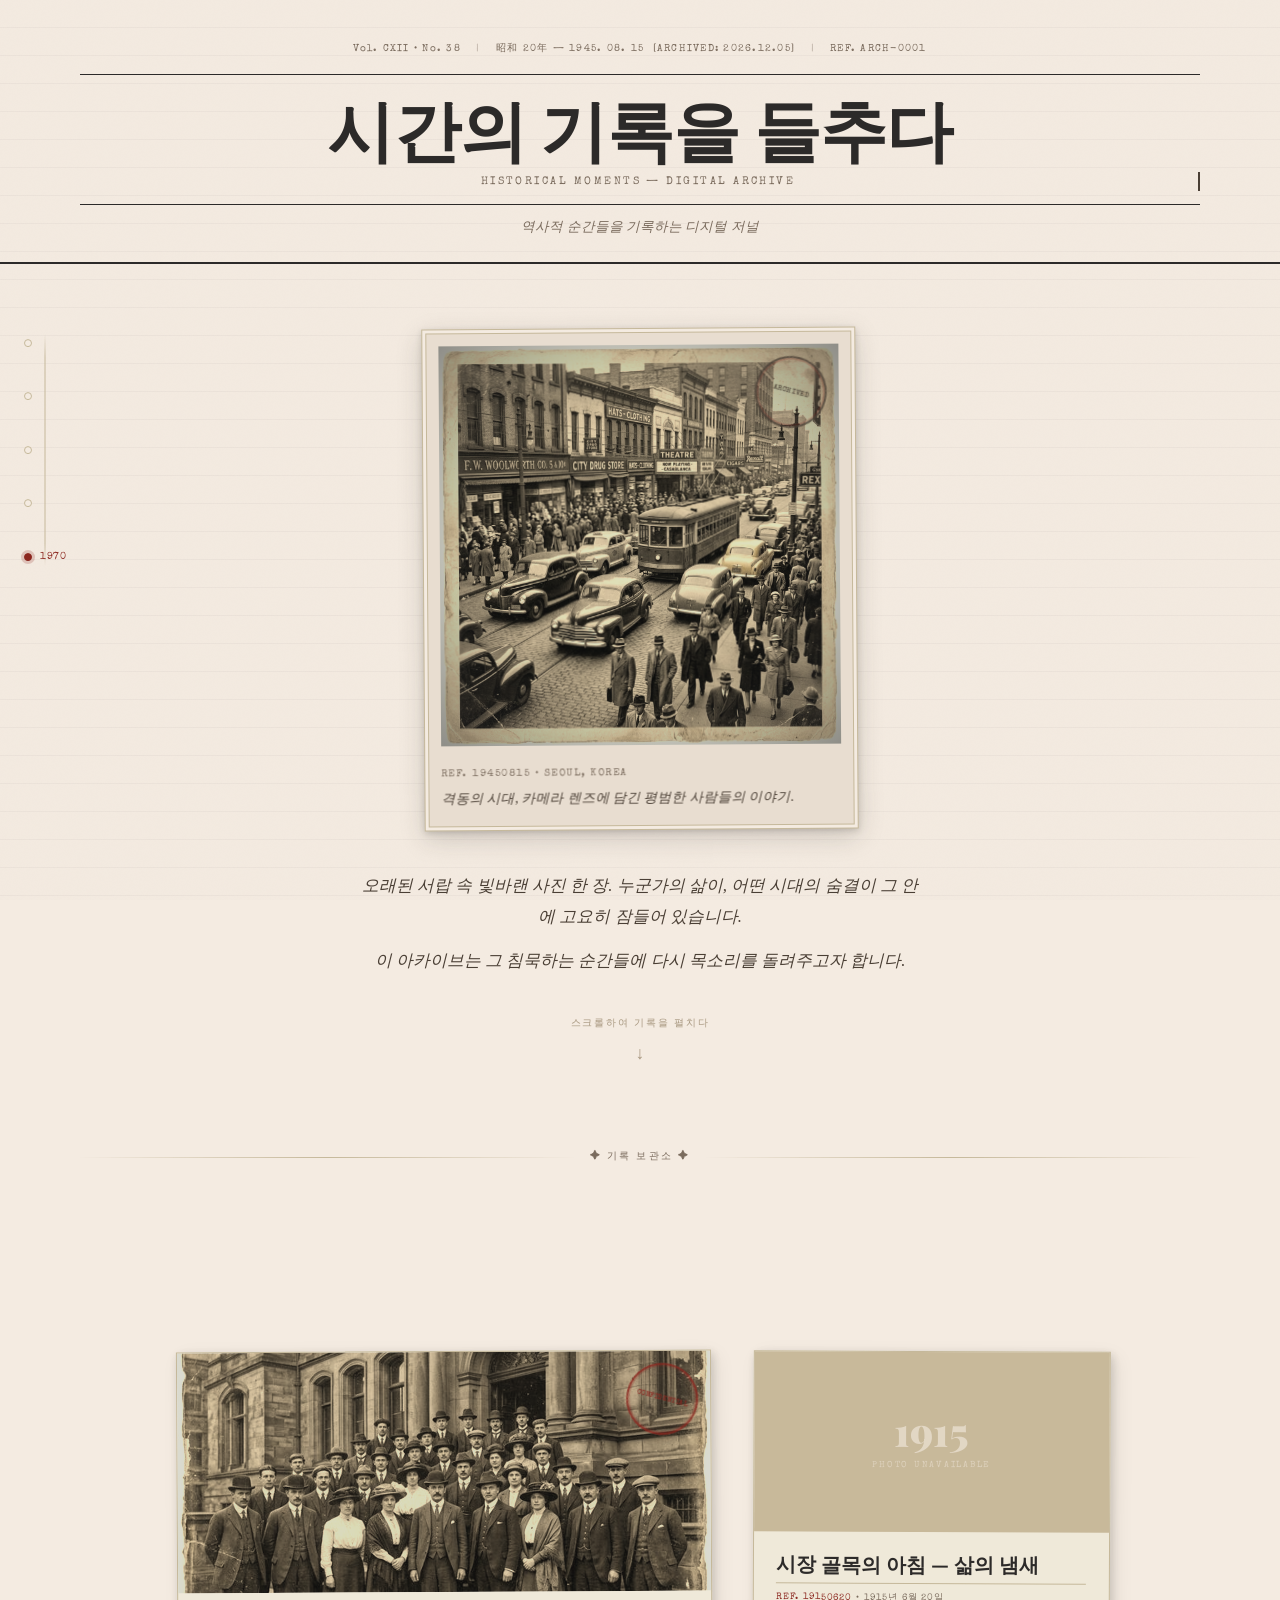
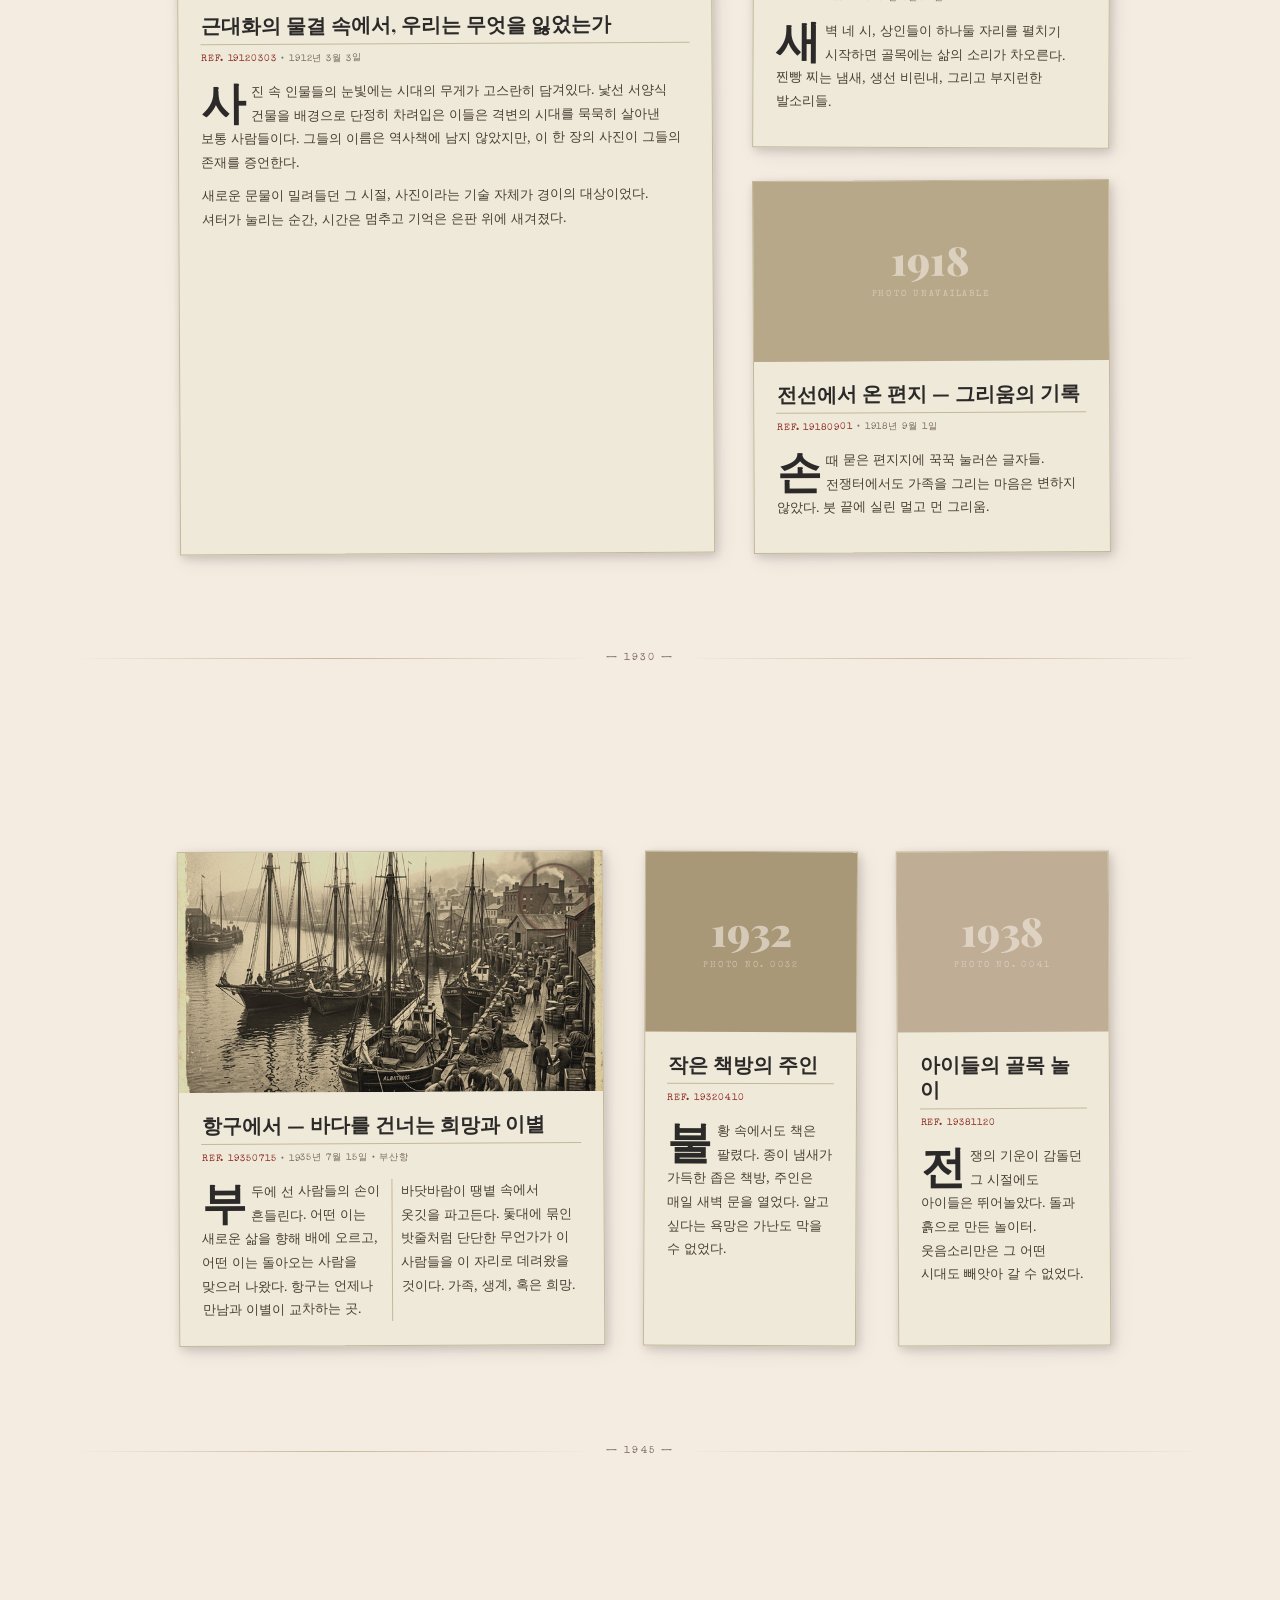
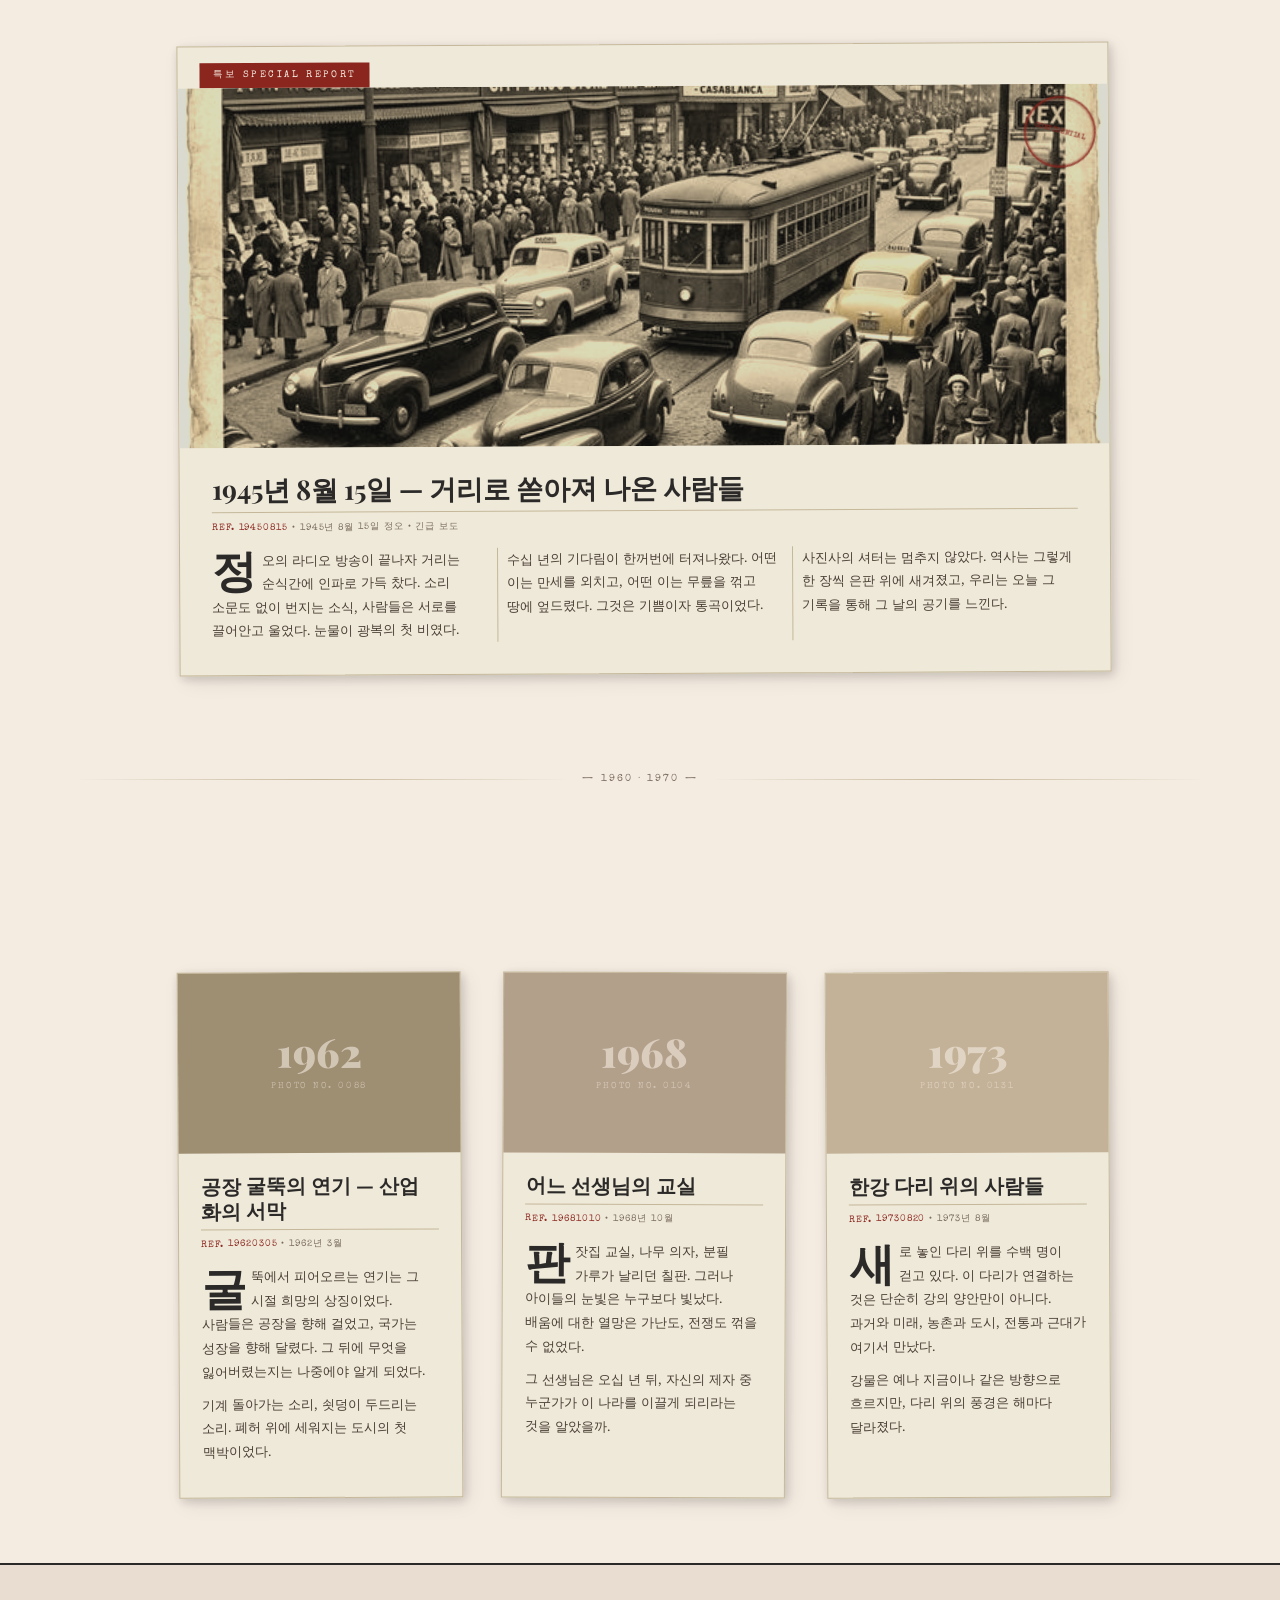
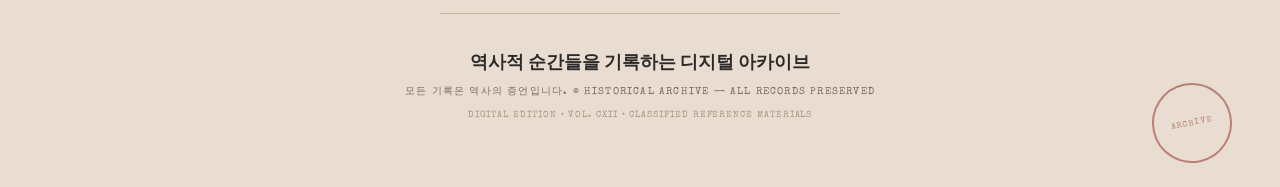
<file: index.html>
<!DOCTYPE html>
<html lang="ko">
<head>
  <meta charset="UTF-8" />
  <meta name="viewport" content="width=device-width, initial-scale=1.0" />
  <title>시간의 기록 — 역사적 순간들을 기록하는 디지털 아카이브</title>
  <meta name="description" content="빛바랜 사진과 기록으로 되살아나는 역사의 순간들. 100년의 시간을 담은 디지털 저널 아카이브." />
  <link rel="preconnect" href="https://fonts.googleapis.com" />
  <link rel="preconnect" href="https://fonts.gstatic.com" crossorigin />
  <link href="https://fonts.googleapis.com/css2?family=Playfair+Display:ital,wght@0,400;0,700;0,900;1,400;1,700&family=Libre+Baskerville:ital,wght@0,400;0,700;1,400&family=Special+Elite&family=IM+Fell+English:ital@0;1&display=swap" rel="stylesheet" />
  <link rel="stylesheet" href="style.css" />
</head>
<body>

  <!-- ═══════════════════════════════════════════ -->
  <!--  NOISE OVERLAY                              -->
  <!-- ═══════════════════════════════════════════ -->
  <div class="noise-overlay" aria-hidden="true"></div>

  <!-- ═══════════════════════════════════════════ -->
  <!--  VERTICAL TIMELINE NAV                      -->
  <!-- ═══════════════════════════════════════════ -->
  <nav class="timeline-nav" id="timelineNav" aria-label="연도별 타임라인">
    <div class="timeline-nav__line"></div>
    <ul class="timeline-nav__list">
      <li class="timeline-nav__item active" data-year="1910">
        <a href="#era-1910" class="timeline-nav__link">
          <span class="timeline-nav__dot"></span>
          <span class="timeline-nav__label">1910</span>
        </a>
      </li>
      <li class="timeline-nav__item" data-year="1930">
        <a href="#era-1930" class="timeline-nav__link">
          <span class="timeline-nav__dot"></span>
          <span class="timeline-nav__label">1930</span>
        </a>
      </li>
      <li class="timeline-nav__item" data-year="1945">
        <a href="#era-1945" class="timeline-nav__link">
          <span class="timeline-nav__dot"></span>
          <span class="timeline-nav__label">1945</span>
        </a>
      </li>
      <li class="timeline-nav__item" data-year="1960">
        <a href="#era-1960" class="timeline-nav__link">
          <span class="timeline-nav__dot"></span>
          <span class="timeline-nav__label">1960</span>
        </a>
      </li>
      <li class="timeline-nav__item" data-year="1970">
        <a href="#era-1970" class="timeline-nav__link">
          <span class="timeline-nav__dot"></span>
          <span class="timeline-nav__label">1970</span>
        </a>
      </li>
    </ul>
  </nav>

  <!-- ═══════════════════════════════════════════ -->
  <!--  MASTHEAD                                   -->
  <!-- ═══════════════════════════════════════════ -->
  <header class="masthead" role="banner">
    <div class="masthead__meta">
      <span class="masthead__issue">Vol. CXII &bull; No. 38</span>
      <span class="masthead__divider">|</span>
      <span class="masthead__date">昭和 20年 &mdash; 1945. 08. 15</span>
      <span class="masthead__divider">|</span>
      <span class="masthead__price">REF. ARCH-0001</span>
    </div>
    <div class="masthead__title-wrap">
      <div class="masthead__rule-top"></div>
      <h1 class="masthead__title">시간의 기록을 들추다</h1>
      <p class="masthead__subtitle">HISTORICAL MOMENTS — DIGITAL ARCHIVE</p>
      <div class="masthead__rule-bottom"></div>
    </div>
    <div class="masthead__tagline">역사적 순간들을 기록하는 디지털 저널</div>
  </header>

  <!-- ═══════════════════════════════════════════ -->
  <!--  HERO SECTION                               -->
  <!-- ═══════════════════════════════════════════ -->
  <section class="hero" id="hero" aria-label="메인 대표 사진">
    <div class="hero__frame-outer">
      <div class="hero__frame-inner">
        <div class="hero__photo-wrap">
          <img
            src="archive_photo_city.png"
            alt="1940년대 도시 거리 풍경 — 역사 아카이브"
            class="hero__photo"
            id="heroPhoto"
          />
          <div class="hero__photo-vignette" aria-hidden="true"></div>
          <div class="hero__stamp hero__stamp--archived" aria-label="보관됨 스탬프">ARCHIVED</div>
        </div>
        <div class="hero__caption">
          <span class="hero__ref">REF. 19450815 &bull; SEOUL, KOREA</span>
          <p class="hero__caption-text">격동의 시대, 카메라 렌즈에 담긴 평범한 사람들의 이야기.</p>
        </div>
      </div>
    </div>
    <div class="hero__intro-text">
      <p>오래된 서랍 속 빛바랜 사진 한 장. 누군가의 삶이, 어떤 시대의 숨결이 그 안에 고요히 잠들어 있습니다.</p>
      <p>이 아카이브는 그 침묵하는 순간들에 다시 목소리를 돌려주고자 합니다.</p>
    </div>
    <div class="scroll-hint" aria-hidden="true">
      <span class="scroll-hint__text">스크롤하여 기록을 펼치다</span>
      <span class="scroll-hint__arrow">&#8595;</span>
    </div>
  </section>

  <!-- ═══════════════════════════════════════════ -->
  <!--  DIVIDER                                    -->
  <!-- ═══════════════════════════════════════════ -->
  <div class="section-divider" aria-hidden="true">
    <div class="section-divider__rule"></div>
    <span class="section-divider__ornament">✦ 기록 보관소 ✦</span>
    <div class="section-divider__rule"></div>
  </div>

  <!-- ═══════════════════════════════════════════ -->
  <!--  NEWSPAPER CONTENT — ERA 1910              -->
  <!-- ═══════════════════════════════════════════ -->
  <section class="archive-era" id="era-1910" data-era="1910">
    <div class="era-header">
      <span class="era-header__decade">1910s</span>
      <h2 class="era-header__title">근대의 여명 — 새로운 세기의 시작</h2>
      <p class="era-header__desc">The Dawn of Modernity</p>
    </div>

    <div class="newspaper-grid newspaper-grid--1910">

      <!-- Large article -->
      <article class="news-article news-article--large" data-ref="REF. 19120303">
        <div class="news-article__photo-wrap">
          <img
            src="archive_photo_portrait.png"
            alt="1910년대 단체 초상 사진"
            class="news-article__photo"
            loading="lazy"
          />
          <div class="stamp stamp--confidential" aria-label="기밀 스탬프">CONFIDENTIAL</div>
        </div>
        <div class="news-article__body">
          <h3 class="news-article__headline">근대화의 물결 속에서, 우리는 무엇을 잃었는가</h3>
          <p class="news-article__meta"><span class="news-article__ref">REF. 19120303</span> &bull; 1912년 3월 3일</p>
          <p class="news-article__text drop-cap">사진 속 인물들의 눈빛에는 시대의 무게가 고스란히 담겨있다. 낯선 서양식 건물을 배경으로 단정히 차려입은 이들은 격변의 시대를 묵묵히 살아낸 보통 사람들이다. 그들의 이름은 역사책에 남지 않았지만, 이 한 장의 사진이 그들의 존재를 증언한다.</p>
          <p class="news-article__text">새로운 문물이 밀려들던 그 시절, 사진이라는 기술 자체가 경이의 대상이었다. 셔터가 눌리는 순간, 시간은 멈추고 기억은 은판 위에 새겨졌다.</p>
        </div>
      </article>

      <!-- Small article 1 -->
      <article class="news-article news-article--small" data-ref="REF. 19150620">
        <div class="news-article__photo-wrap news-article__photo-wrap--placeholder" style="background: #c8b99a;">
          <div class="photo-placeholder">
            <span class="photo-placeholder__year">1915</span>
            <span class="photo-placeholder__label">PHOTO UNAVAILABLE</span>
          </div>
        </div>
        <div class="news-article__body">
          <h3 class="news-article__headline">시장 골목의 아침 — 삶의 냄새</h3>
          <p class="news-article__meta"><span class="news-article__ref">REF. 19150620</span> &bull; 1915년 6월 20일</p>
          <p class="news-article__text drop-cap">새벽 네 시, 상인들이 하나둘 자리를 펼치기 시작하면 골목에는 삶의 소리가 차오른다. 찐빵 찌는 냄새, 생선 비린내, 그리고 부지런한 발소리들.</p>
        </div>
      </article>

      <!-- Small article 2 -->
      <article class="news-article news-article--small" data-ref="REF. 19180901">
        <div class="news-article__photo-wrap news-article__photo-wrap--placeholder" style="background: #b8a88a;">
          <div class="photo-placeholder">
            <span class="photo-placeholder__year">1918</span>
            <span class="photo-placeholder__label">PHOTO UNAVAILABLE</span>
          </div>
        </div>
        <div class="news-article__body">
          <h3 class="news-article__headline">전선에서 온 편지 — 그리움의 기록</h3>
          <p class="news-article__meta"><span class="news-article__ref">REF. 19180901</span> &bull; 1918년 9월 1일</p>
          <p class="news-article__text drop-cap">손때 묻은 편지지에 꾹꾹 눌러쓴 글자들. 전쟁터에서도 가족을 그리는 마음은 변하지 않았다. 붓 끝에 실린 멀고 먼 그리움.</p>
        </div>
      </article>

    </div>
  </section>

  <!-- ═══════════════════════════════════════════ -->
  <!--  DIVIDER                                    -->
  <!-- ═══════════════════════════════════════════ -->
  <div class="section-divider" aria-hidden="true">
    <div class="section-divider__rule"></div>
    <span class="section-divider__ornament">— 1930 —</span>
    <div class="section-divider__rule"></div>
  </div>

  <!-- ═══════════════════════════════════════════ -->
  <!--  ERA 1930                                   -->
  <!-- ═══════════════════════════════════════════ -->
  <section class="archive-era" id="era-1930" data-era="1930">
    <div class="era-header">
      <span class="era-header__decade">1930s</span>
      <h2 class="era-header__title">대공황의 그늘 — 그러나 삶은 계속되었다</h2>
      <p class="era-header__desc">Life Goes On</p>
    </div>

    <div class="newspaper-grid newspaper-grid--1930">

      <!-- Wide article -->
      <article class="news-article news-article--wide" data-ref="REF. 19350715">
        <div class="news-article__photo-wrap">
          <img
            src="archive_photo_harbor.png"
            alt="1930~50년대 항구 풍경"
            class="news-article__photo"
            loading="lazy"
          />
          <div class="stamp stamp--archived" aria-label="보관됨 스탬프">ARCHIVED</div>
        </div>
        <div class="news-article__body">
          <h3 class="news-article__headline">항구에서 — 바다를 건너는 희망과 이별</h3>
          <p class="news-article__meta"><span class="news-article__ref">REF. 19350715</span> &bull; 1935년 7월 15일 &bull; 부산항</p>
          <div class="news-article__columns">
            <p class="news-article__text drop-cap">부두에 선 사람들의 손이 흔들린다. 어떤 이는 새로운 삶을 향해 배에 오르고, 어떤 이는 돌아오는 사람을 맞으러 나왔다. 항구는 언제나 만남과 이별이 교차하는 곳.</p>
            <p class="news-article__text">바닷바람이 땡볕 속에서 옷깃을 파고든다. 돛대에 묶인 밧줄처럼 단단한 무언가가 이 사람들을 이 자리로 데려왔을 것이다. 가족, 생계, 혹은 희망.</p>
          </div>
        </div>
      </article>

      <!-- Column articles -->
      <article class="news-article news-article--column" data-ref="REF. 19320410">
        <div class="news-article__photo-wrap news-article__photo-wrap--placeholder" style="background: #a89878;">
          <div class="photo-placeholder">
            <span class="photo-placeholder__year">1932</span>
            <span class="photo-placeholder__label">PHOTO NO. 0032</span>
          </div>
        </div>
        <div class="news-article__body">
          <h3 class="news-article__headline">작은 책방의 주인</h3>
          <p class="news-article__meta"><span class="news-article__ref">REF. 19320410</span></p>
          <p class="news-article__text drop-cap">불황 속에서도 책은 팔렸다. 종이 냄새가 가득한 좁은 책방, 주인은 매일 새벽 문을 열었다. 알고 싶다는 욕망은 가난도 막을 수 없었다.</p>
        </div>
      </article>

      <article class="news-article news-article--column" data-ref="REF. 19381120">
        <div class="news-article__photo-wrap news-article__photo-wrap--placeholder" style="background: #bfae95;">
          <div class="photo-placeholder">
            <span class="photo-placeholder__year">1938</span>
            <span class="photo-placeholder__label">PHOTO NO. 0041</span>
          </div>
        </div>
        <div class="news-article__body">
          <h3 class="news-article__headline">아이들의 골목 놀이</h3>
          <p class="news-article__meta"><span class="news-article__ref">REF. 19381120</span></p>
          <p class="news-article__text drop-cap">전쟁의 기운이 감돌던 그 시절에도 아이들은 뛰어놀았다. 돌과 흙으로 만든 놀이터. 웃음소리만은 그 어떤 시대도 빼앗아 갈 수 없었다.</p>
        </div>
      </article>

    </div>
  </section>

  <!-- ═══════════════════════════════════════════ -->
  <!--  DIVIDER                                    -->
  <!-- ═══════════════════════════════════════════ -->
  <div class="section-divider" aria-hidden="true">
    <div class="section-divider__rule"></div>
    <span class="section-divider__ornament">— 1945 —</span>
    <div class="section-divider__rule"></div>
  </div>

  <!-- ═══════════════════════════════════════════ -->
  <!--  ERA 1945                                   -->
  <!-- ═══════════════════════════════════════════ -->
  <section class="archive-era" id="era-1945" data-era="1945">
    <div class="era-header">
      <span class="era-header__decade">1945s</span>
      <h2 class="era-header__title">광복의 새벽 — 해방된 땅의 첫 아침</h2>
      <p class="era-header__desc">The First Dawn of Liberation</p>
    </div>

    <div class="newspaper-grid newspaper-grid--1945">

      <article class="news-article news-article--feature" data-ref="REF. 19450815">
        <div class="news-article__badge">특보 SPECIAL REPORT</div>
        <div class="news-article__photo-wrap">
          <img
            src="archive_photo_city.png"
            alt="1940년대 역사적 도시 거리"
            class="news-article__photo"
            loading="lazy"
          />
          <div class="stamp stamp--confidential" aria-label="기밀 스탬프">CONFIDENTIAL</div>
        </div>
        <div class="news-article__body">
          <h3 class="news-article__headline">1945년 8월 15일 — 거리로 쏟아져 나온 사람들</h3>
          <p class="news-article__meta"><span class="news-article__ref">REF. 19450815</span> &bull; 1945년 8월 15일 정오 &bull; 긴급 보도</p>
          <div class="news-article__columns news-article__columns--3">
            <p class="news-article__text drop-cap">정오의 라디오 방송이 끝나자 거리는 순식간에 인파로 가득 찼다. 소리 소문도 없이 번지는 소식, 사람들은 서로를 끌어안고 울었다. 눈물이 광복의 첫 비였다.</p>
            <p class="news-article__text">수십 년의 기다림이 한꺼번에 터져나왔다. 어떤 이는 만세를 외치고, 어떤 이는 무릎을 꺾고 땅에 엎드렸다. 그것은 기쁨이자 통곡이었다.</p>
            <p class="news-article__text">사진사의 셔터는 멈추지 않았다. 역사는 그렇게 한 장씩 은판 위에 새겨졌고, 우리는 오늘 그 기록을 통해 그 날의 공기를 느낀다.</p>
          </div>
        </div>
      </article>

    </div>
  </section>

  <!-- ═══════════════════════════════════════════ -->
  <!--  DIVIDER                                    -->
  <!-- ═══════════════════════════════════════════ -->
  <div class="section-divider" aria-hidden="true">
    <div class="section-divider__rule"></div>
    <span class="section-divider__ornament">— 1960 · 1970 —</span>
    <div class="section-divider__rule"></div>
  </div>

  <!-- ═══════════════════════════════════════════ -->
  <!--  ERA 1960–70                                -->
  <!-- ═══════════════════════════════════════════ -->
  <section class="archive-era" id="era-1960" data-era="1960">
    <div class="era-header">
      <span class="era-header__decade">1960–70s</span>
      <h2 class="era-header__title">재건의 시대 — 먼지 속에서 피어난 도시</h2>
      <p class="era-header__desc">Reconstruction &amp; Growth</p>
    </div>

    <div class="newspaper-grid newspaper-grid--1960">

      <article class="news-article news-article--medium" data-ref="REF. 19620305" id="era-1970">
        <div class="news-article__photo-wrap news-article__photo-wrap--placeholder" style="background: #9e8e72;">
          <div class="photo-placeholder">
            <span class="photo-placeholder__year">1962</span>
            <span class="photo-placeholder__label">PHOTO NO. 0088</span>
          </div>
        </div>
        <div class="news-article__body">
          <h3 class="news-article__headline">공장 굴뚝의 연기 — 산업화의 서막</h3>
          <p class="news-article__meta"><span class="news-article__ref">REF. 19620305</span> &bull; 1962년 3월</p>
          <p class="news-article__text drop-cap">굴뚝에서 피어오르는 연기는 그 시절 희망의 상징이었다. 사람들은 공장을 향해 걸었고, 국가는 성장을 향해 달렸다. 그 뒤에 무엇을 잃어버렸는지는 나중에야 알게 되었다.</p>
          <p class="news-article__text">기계 돌아가는 소리, 쇳덩이 두드리는 소리. 폐허 위에 세워지는 도시의 첫 맥박이었다.</p>
        </div>
      </article>

      <article class="news-article news-article--medium" data-ref="REF. 19681010">
        <div class="news-article__photo-wrap news-article__photo-wrap--placeholder" style="background: #b3a08a;">
          <div class="photo-placeholder">
            <span class="photo-placeholder__year">1968</span>
            <span class="photo-placeholder__label">PHOTO NO. 0104</span>
          </div>
        </div>
        <div class="news-article__body">
          <h3 class="news-article__headline">어느 선생님의 교실</h3>
          <p class="news-article__meta"><span class="news-article__ref">REF. 19681010</span> &bull; 1968년 10월</p>
          <p class="news-article__text drop-cap">판잣집 교실, 나무 의자, 분필 가루가 날리던 칠판. 그러나 아이들의 눈빛은 누구보다 빛났다. 배움에 대한 열망은 가난도, 전쟁도 꺾을 수 없었다.</p>
          <p class="news-article__text">그 선생님은 오십 년 뒤, 자신의 제자 중 누군가가 이 나라를 이끌게 되리라는 것을 알았을까.</p>
        </div>
      </article>

      <article class="news-article news-article--medium" data-ref="REF. 19730820">
        <div class="news-article__photo-wrap news-article__photo-wrap--placeholder" style="background: #c4b298;">
          <div class="photo-placeholder">
            <span class="photo-placeholder__year">1973</span>
            <span class="photo-placeholder__label">PHOTO NO. 0131</span>
          </div>
        </div>
        <div class="news-article__body">
          <h3 class="news-article__headline">한강 다리 위의 사람들</h3>
          <p class="news-article__meta"><span class="news-article__ref">REF. 19730820</span> &bull; 1973년 8월</p>
          <p class="news-article__text drop-cap">새로 놓인 다리 위를 수백 명이 걷고 있다. 이 다리가 연결하는 것은 단순히 강의 양안만이 아니다. 과거와 미래, 농촌과 도시, 전통과 근대가 여기서 만났다.</p>
          <p class="news-article__text">강물은 예나 지금이나 같은 방향으로 흐르지만, 다리 위의 풍경은 해마다 달라졌다.</p>
        </div>
      </article>

    </div>
  </section>

  <!-- ═══════════════════════════════════════════ -->
  <!--  FOOTER                                     -->
  <!-- ═══════════════════════════════════════════ -->
  <footer class="archive-footer">
    <div class="archive-footer__rule"></div>
    <div class="archive-footer__content">
      <p class="archive-footer__title">역사적 순간들을 기록하는 디지털 아카이브</p>
      <p class="archive-footer__copy">모든 기록은 역사의 증언입니다. &copy; HISTORICAL ARCHIVE — ALL RECORDS PRESERVED</p>
      <p class="archive-footer__ref">DIGITAL EDITION &bull; VOL. CXII &bull; CLASSIFIED REFERENCE MATERIALS</p>
    </div>
    <div class="archive-footer__stamp">ARCHIVE</div>
  </footer>

  <script src="script.js"></script>
</body>
</html>
</file>
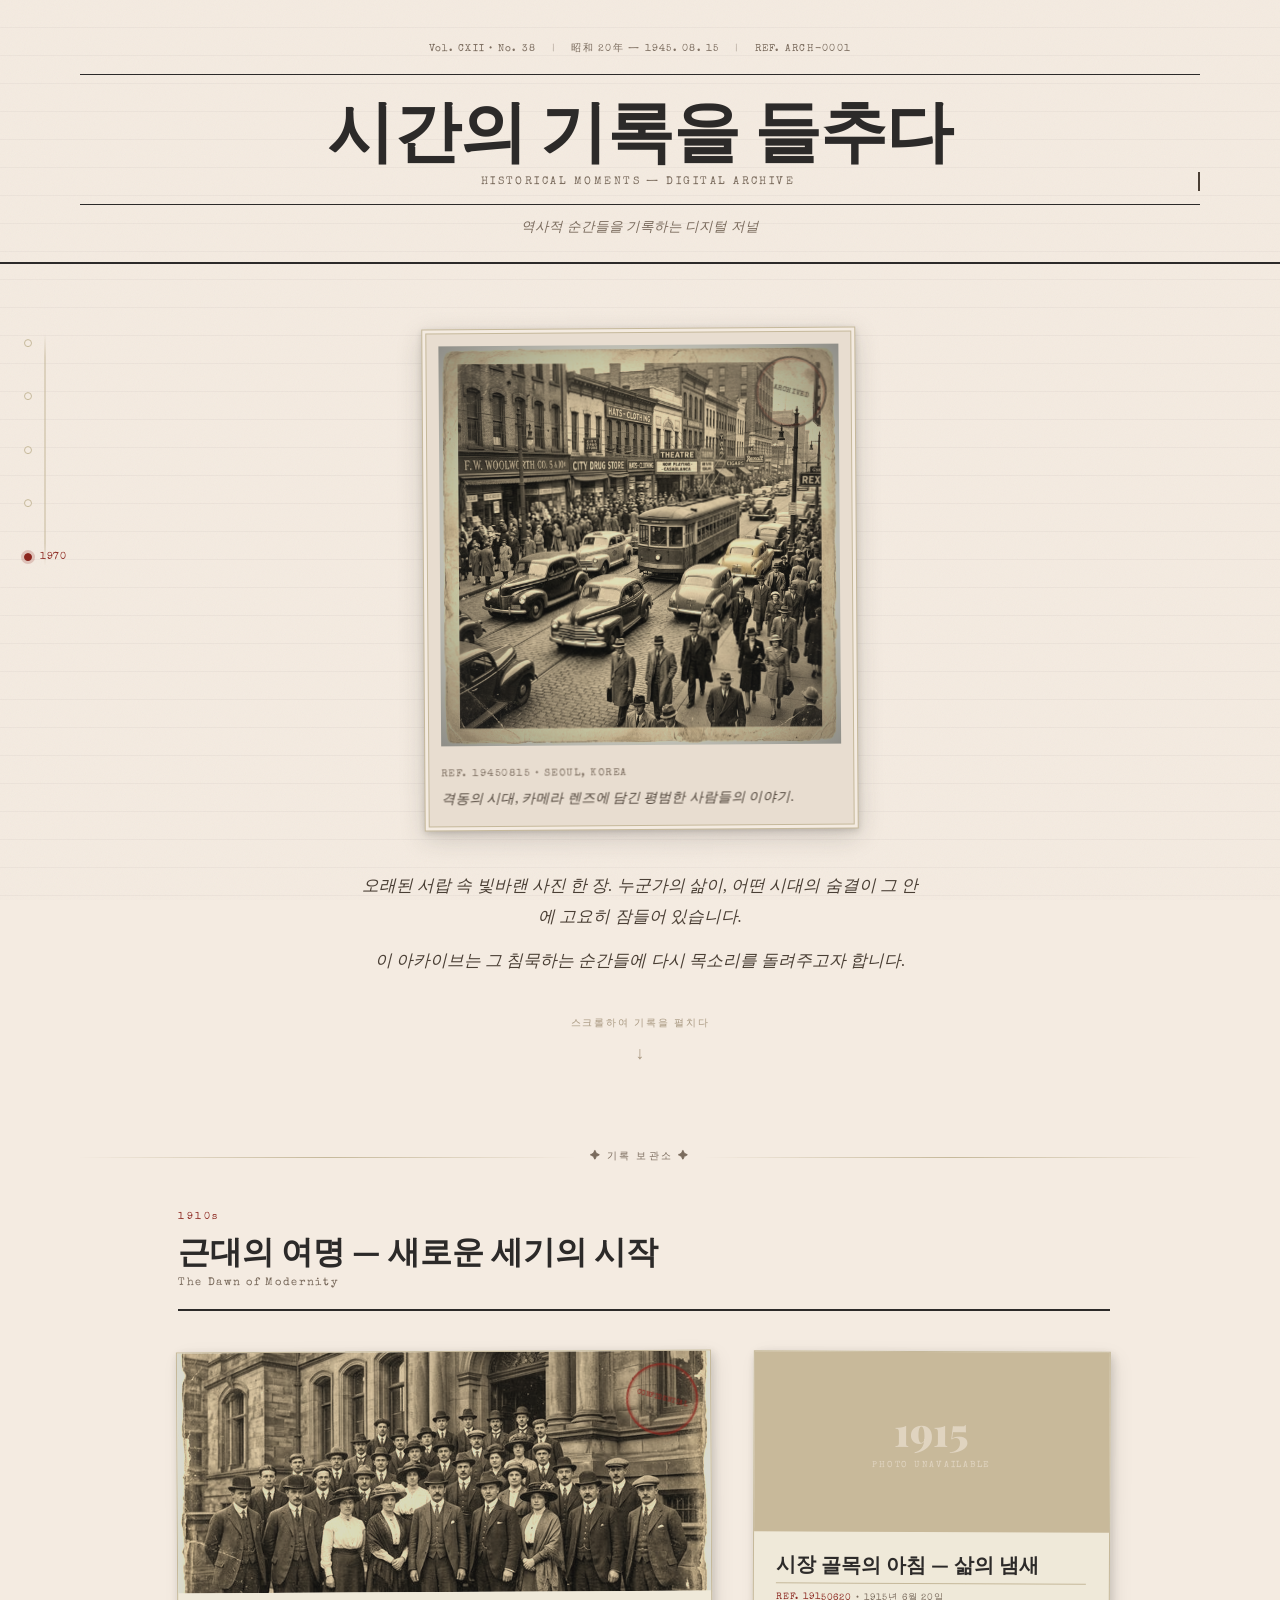
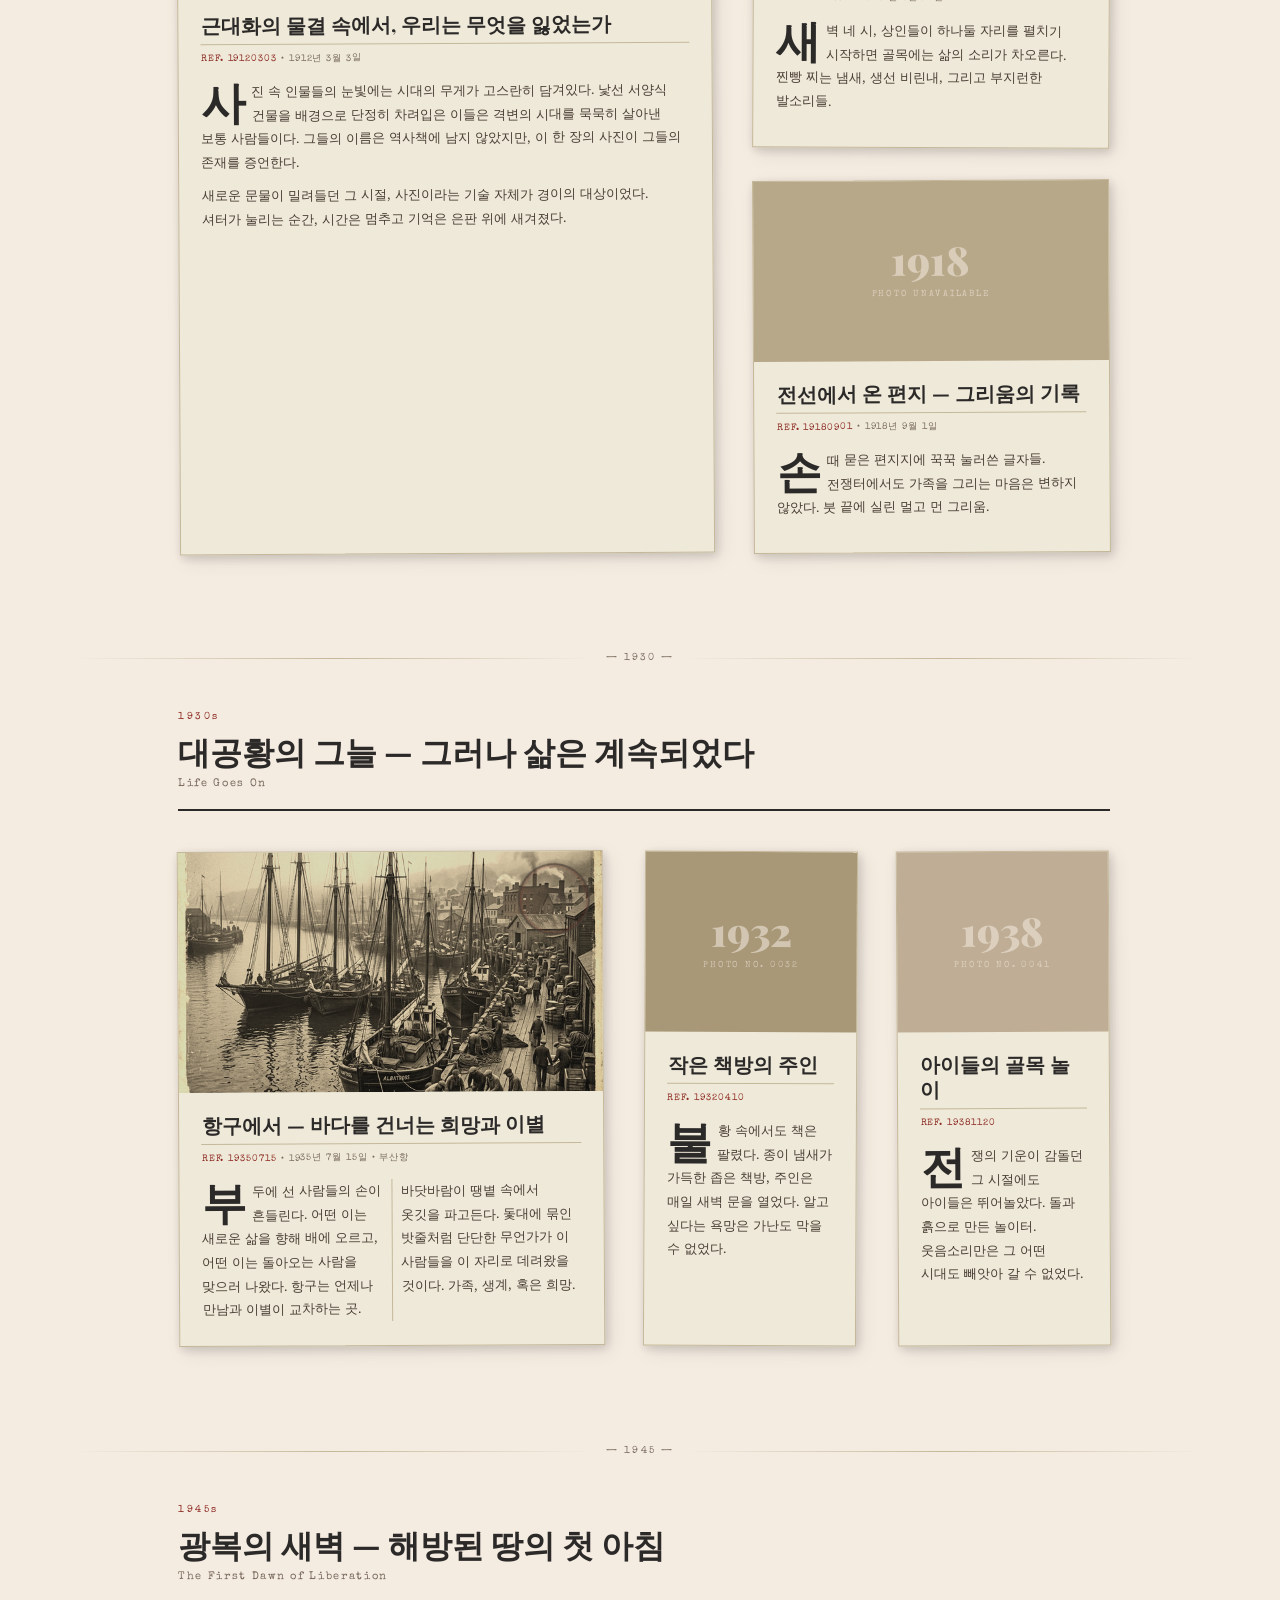
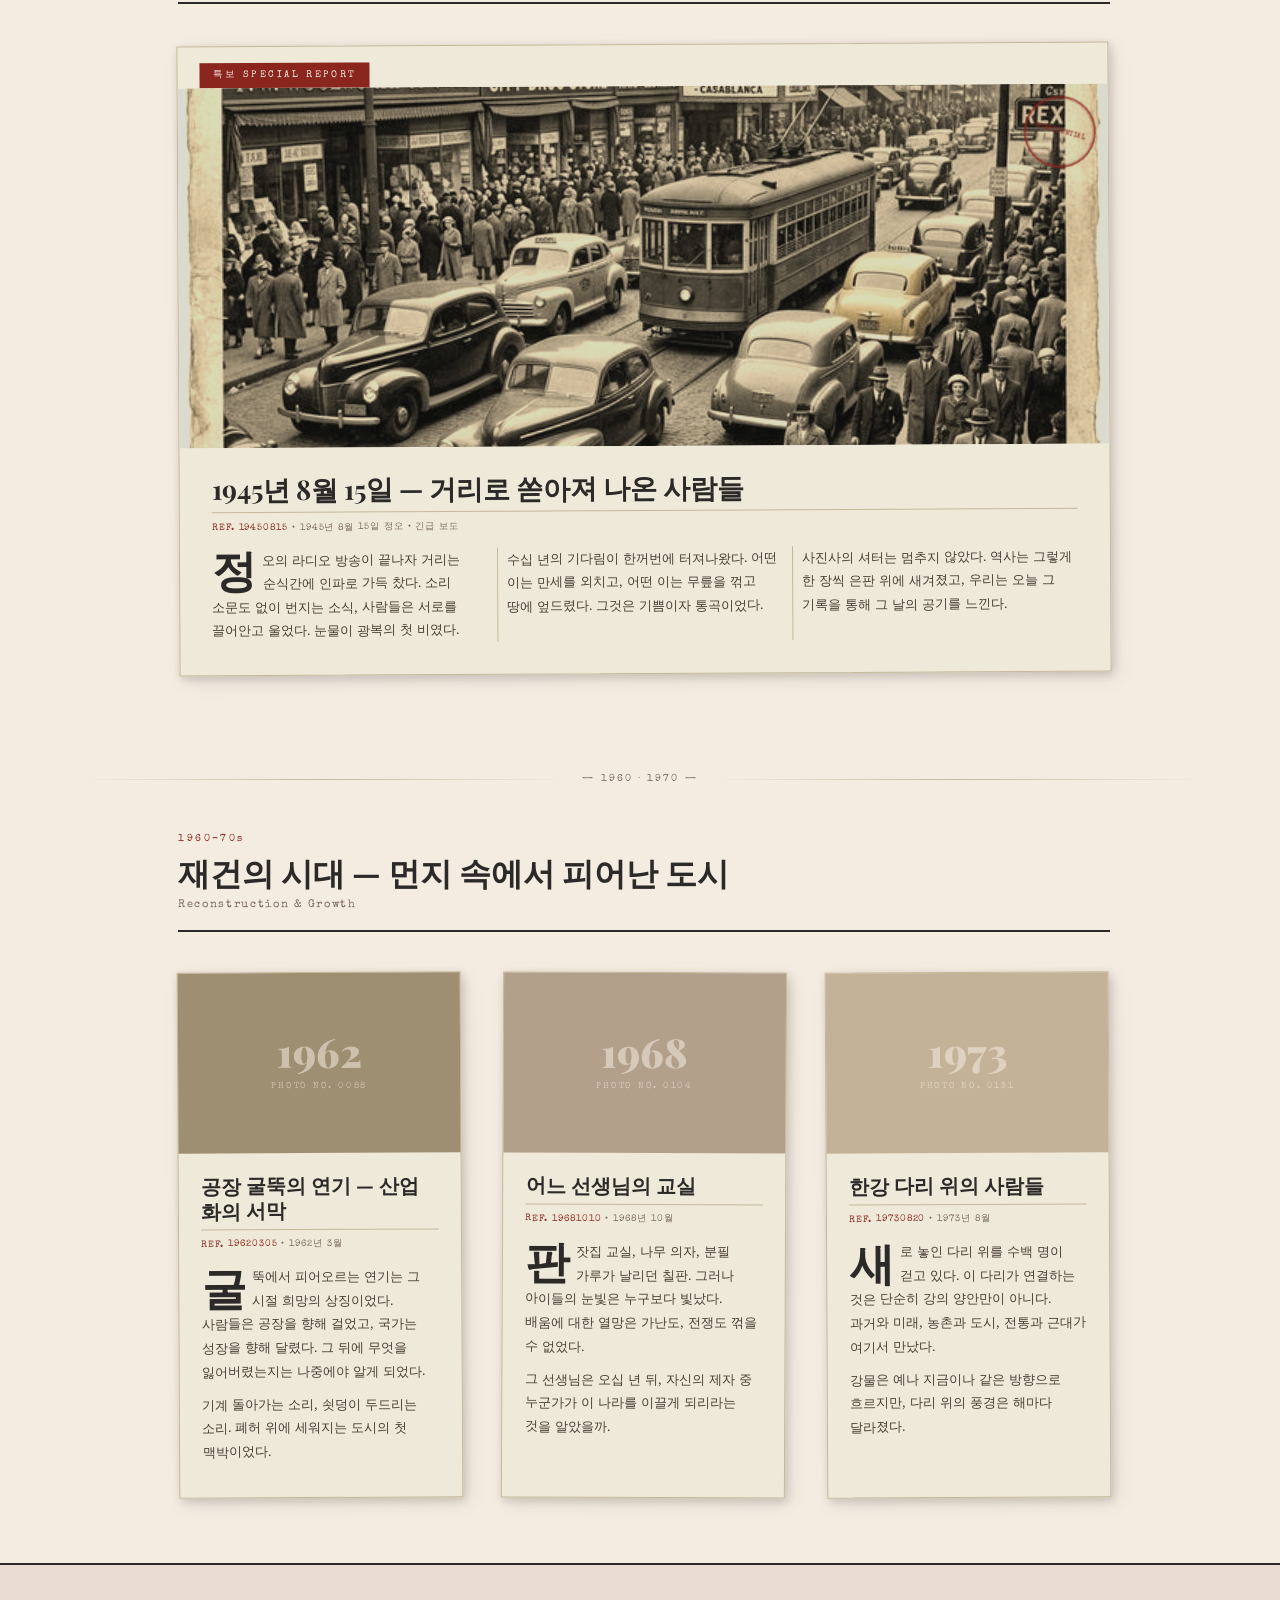
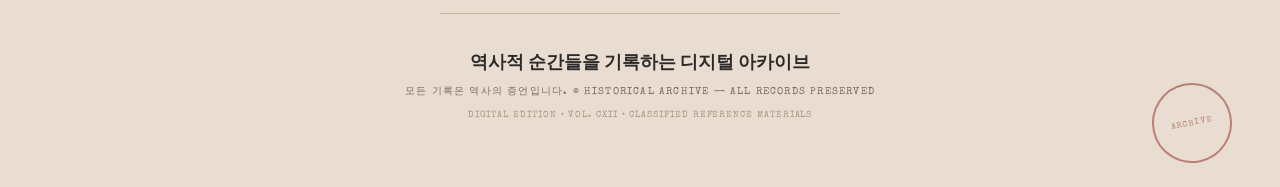
<file: vintage_archive.html>
<!DOCTYPE html>
<html lang="ko">
<head>
  <meta charset="UTF-8" />
  <meta name="viewport" content="width=device-width, initial-scale=1.0" />
  <title>시간의 기록 — 역사적 순간들을 기록하는 디지털 아카이브</title>
  <meta name="description" content="빛바랜 사진과 기록으로 되살아나는 역사의 순간들. 100년의 시간을 담은 디지털 저널 아카이브." />
  <link rel="preconnect" href="https://fonts.googleapis.com" />
  <link rel="preconnect" href="https://fonts.gstatic.com" crossorigin />
  <link href="https://fonts.googleapis.com/css2?family=Playfair+Display:ital,wght@0,400;0,700;0,900;1,400;1,700&family=Libre+Baskerville:ital,wght@0,400;0,700;1,400&family=Special+Elite&family=IM+Fell+English:ital@0;1&display=swap" rel="stylesheet" />
<style>
/* ═══════════════════════════════════════════════════════════
   VINTAGE JOURNAL HISTORY ARCHIVE
   ═══════════════════════════════════════════════════════════ */
:root {
  --bg-parchment:   #F4EBE1;
  --bg-newspaper:   #EFE9D9;
  --bg-aged:        #E8DDD0;
  --ink-dark:       #2C2A29;
  --ink-sepia:      #4A3F35;
  --ink-faded:      #7A6B5D;
  --ink-light:      #A89880;
  --accent-red:     #8B261E;
  --border-aged:    #C5B89A;
  --shadow-color:   rgba(44, 42, 41, 0.18);
  --paper-line:     rgba(44, 42, 41, 0.12);
  --ff-serif:       'Playfair Display', Georgia, serif;
  --ff-baskerville: 'Libre Baskerville', Georgia, serif;
  --ff-typewriter:  'Special Elite', 'Courier New', monospace;
  --ff-fell:        'IM Fell English', Georgia, serif;
}
*, *::before, *::after { box-sizing: border-box; margin: 0; padding: 0; }
html { scroll-behavior: smooth; font-size: 16px; }
body {
  background-color: var(--bg-parchment);
  color: var(--ink-dark);
  font-family: var(--ff-baskerville);
  line-height: 1.75;
  position: relative;
  overflow-x: hidden;
}

/* Paper lines */
body::before {
  content: '';
  position: fixed;
  inset: 0;
  z-index: 0;
  pointer-events: none;
  background-image: repeating-linear-gradient(
    to bottom, transparent 0px, transparent 27px,
    var(--paper-line) 27px, var(--paper-line) 28px
  );
  opacity: 0.28;
}

/* Noise texture */
.noise-overlay {
  position: fixed;
  inset: 0;
  z-index: 0;
  pointer-events: none;
  opacity: 0.04;
  background-image: url("data:image/svg+xml,%3Csvg viewBox='0 0 200 200' xmlns='http://www.w3.org/2000/svg'%3E%3Cfilter id='n'%3E%3CfeTurbulence type='fractalNoise' baseFrequency='0.85' numOctaves='4' stitchTiles='stitch'/%3E%3C/filter%3E%3Crect width='100%25' height='100%25' filter='url(%23n)'/%3E%3C/svg%3E");
  background-size: 160px 160px;
  mix-blend-mode: multiply;
}

/* ─── Timeline Nav ─── */
.timeline-nav {
  position: fixed;
  left: 1.5rem;
  top: 50%;
  transform: translateY(-50%);
  z-index: 100;
}
.timeline-nav__line {
  position: absolute;
  top: 0; bottom: 0; left: 50%;
  transform: translateX(-50%);
  width: 1px;
  background: linear-gradient(to bottom, transparent, var(--border-aged) 10%, var(--border-aged) 90%, transparent);
}
.timeline-nav__list { list-style: none; display: flex; flex-direction: column; gap: 2.2rem; position: relative; }
.timeline-nav__link { display: flex; align-items: center; gap: 0.5rem; text-decoration: none; color: var(--ink-faded); }
.timeline-nav__dot {
  width: 8px; height: 8px; border-radius: 50%;
  border: 1.5px solid var(--border-aged);
  background: var(--bg-parchment);
  transition: 0.3s ease;
  flex-shrink: 0; position: relative; z-index: 1;
}
.timeline-nav__label {
  font-family: var(--ff-typewriter);
  font-size: 0.65rem; letter-spacing: 0.05em;
  opacity: 0; transform: translateX(-4px);
  transition: 0.3s ease; white-space: nowrap;
}
.timeline-nav__link:hover .timeline-nav__label,
.timeline-nav__item.active .timeline-nav__label { opacity: 1; transform: translateX(0); color: var(--accent-red); }
.timeline-nav__item.active .timeline-nav__dot { background: var(--accent-red); border-color: var(--accent-red); box-shadow: 0 0 0 3px rgba(139,38,30,0.2); }

/* ─── Masthead ─── */
.masthead {
  text-align: center;
  padding: 2.5rem 5rem 1.5rem;
  position: relative;
  z-index: 10;
  border-bottom: 2px solid var(--ink-dark);
}
.masthead__meta { font-family: var(--ff-typewriter); font-size: 0.65rem; letter-spacing: 0.12em; color: var(--ink-faded); margin-bottom: 1rem; }
.masthead__divider { margin: 0 0.7rem; opacity: 0.5; }
.masthead__rule-top, .masthead__rule-bottom { height: 1px; background: var(--ink-dark); margin: 0.6rem 0; }
.masthead__rule-top { margin-bottom: 1rem; }
.masthead__rule-bottom { margin-top: 0.8rem; }
.masthead__title { font-family: var(--ff-serif); font-size: clamp(2.2rem, 6vw, 4.2rem); font-weight: 900; line-height: 1.1; color: var(--ink-dark); letter-spacing: -0.01em; }
.masthead__subtitle { font-family: var(--ff-typewriter); font-size: 0.7rem; letter-spacing: 0.22em; color: var(--ink-faded); margin-top: 0.4rem; }
.masthead__tagline { font-family: var(--ff-fell); font-style: italic; font-size: 0.85rem; color: var(--ink-faded); margin-top: 0.5rem; }

/* ─── Hero ─── */
.hero { max-width: 780px; margin: 4rem auto 3rem; padding: 0 2rem; text-align: center; position: relative; z-index: 10; }
.hero__frame-outer {
  display: inline-block; padding: 1rem;
  background: var(--bg-aged);
  border: 1px solid var(--border-aged);
  box-shadow: 0 2px 6px var(--shadow-color), 0 8px 24px var(--shadow-color),
    inset 0 0 0 3px var(--bg-parchment), inset 0 0 0 4px var(--border-aged);
  transform: rotate(-0.4deg);
  transition: transform 0.6s ease, box-shadow 0.6s ease;
  opacity: 0;
  animation: heroFadeIn 1.4s 0.3s forwards ease-out;
}
.hero__frame-outer:hover {
  transform: rotate(0deg) scale(1.012);
  box-shadow: 0 4px 12px var(--shadow-color), 0 16px 40px var(--shadow-color),
    inset 0 0 0 3px var(--bg-parchment), inset 0 0 0 4px var(--border-aged);
}
@keyframes heroFadeIn {
  from { opacity: 0; transform: rotate(-0.4deg) translateY(20px); }
  to   { opacity: 1; transform: rotate(-0.4deg) translateY(0); }
}
.hero__frame-inner { position: relative; }
.hero__photo-wrap { position: relative; overflow: hidden; }
.hero__photo {
  display: block; width: 100%; max-width: 640px; height: 400px;
  object-fit: cover;
  filter: sepia(0.7) contrast(0.9) brightness(0.92);
  transition: filter 0.6s ease;
}
.hero__frame-outer:hover .hero__photo { filter: sepia(0.2) contrast(1.0) brightness(1.0); }
.hero__photo-vignette {
  position: absolute; inset: 0;
  background: radial-gradient(ellipse at center, transparent 50%, rgba(44,42,41,0.45) 100%);
  pointer-events: none;
}
.hero__caption { padding: 0.6rem 0 0.2rem; text-align: left; }
.hero__ref { font-family: var(--ff-typewriter); font-size: 0.62rem; letter-spacing: 0.15em; color: var(--ink-faded); }
.hero__caption-text { font-family: var(--ff-fell); font-style: italic; font-size: 0.85rem; color: var(--ink-sepia); margin-top: 0.2rem; }
.hero__intro-text { margin: 2.5rem auto 0; max-width: 560px; font-family: var(--ff-fell); font-style: italic; font-size: 1.05rem; color: var(--ink-sepia); line-height: 1.85; text-align: center; }
.hero__intro-text p + p { margin-top: 0.8rem; }
.scroll-hint { margin-top: 2.5rem; display: flex; flex-direction: column; align-items: center; gap: 0.3rem; animation: bounceHint 2.2s 2s ease-in-out infinite; }
.scroll-hint__text { font-family: var(--ff-typewriter); font-size: 0.6rem; letter-spacing: 0.18em; color: var(--ink-light); }
.scroll-hint__arrow { font-size: 1.1rem; color: var(--ink-light); }
@keyframes bounceHint { 0%,100%{transform:translateY(0);opacity:0.6;} 50%{transform:translateY(6px);opacity:1;} }

/* ─── Stamp ─── */
.stamp, .hero__stamp {
  position: absolute; top: 0.75rem; right: 0.75rem;
  width: 72px; height: 72px; border-radius: 50%;
  border: 2.5px solid var(--accent-red);
  display: flex; align-items: center; justify-content: center;
  font-family: var(--ff-typewriter); font-size: 0.42rem; font-weight: bold;
  letter-spacing: 0.08em; color: var(--accent-red);
  text-align: center; text-transform: uppercase;
  transform: rotate(15deg); opacity: 0; pointer-events: none;
  background: radial-gradient(circle, transparent 40%, rgba(139,38,30,0.05) 100%);
  box-shadow: inset 0 0 0 1.5px rgba(139,38,30,0.25);
  transition: opacity 0.4s ease; padding: 0.4rem; line-height: 1.3;
}
.news-article.visible .stamp { opacity: 0.8; animation: stampAppear 0.4s 0.5s forwards; }
.hero__frame-outer .hero__stamp { animation: stampAppear 0.4s 1.2s forwards; }
@keyframes stampAppear { from{opacity:0;transform:rotate(15deg) scale(1.4);} to{opacity:0.8;transform:rotate(15deg) scale(1);} }
.stamp--archived { border-color: var(--ink-sepia); color: var(--ink-sepia); }
.hero__stamp--archived { border-color: var(--ink-sepia); color: var(--ink-sepia); }

/* ─── Section Divider ─── */
.section-divider {
  display: flex; align-items: center; gap: 1rem;
  padding: 2rem 5rem; position: relative; z-index: 10;
  opacity: 0; transform: translateY(16px);
  transition: opacity 0.6s ease, transform 0.6s ease;
}
.section-divider.visible { opacity: 1; transform: translateY(0); }
.section-divider__rule { flex: 1; height: 1px; background: linear-gradient(to right, transparent, var(--border-aged), transparent); }
.section-divider__ornament { font-family: var(--ff-typewriter); font-size: 0.65rem; letter-spacing: 0.2em; color: var(--ink-faded); white-space: nowrap; }

/* ─── Archive Era ─── */
.archive-era {
  max-width: 1100px; margin: 0 auto 4rem; padding: 0 5rem 0 5.5rem;
  position: relative; z-index: 10;
  opacity: 0; transform: translateY(24px);
  transition: opacity 0.7s ease-out, transform 0.7s cubic-bezier(0.22,1,0.36,1);
}
.archive-era.visible { opacity: 1; transform: translateY(0); }
.era-header { margin-bottom: 2.5rem; padding-bottom: 1rem; border-bottom: 2px solid var(--ink-dark); }
.era-header__decade { font-family: var(--ff-typewriter); font-size: 0.65rem; letter-spacing: 0.25em; color: var(--accent-red); }
.era-header__title { font-family: var(--ff-serif); font-size: clamp(1.4rem,3vw,2rem); font-weight: 700; line-height: 1.2; margin: 0.3rem 0 0.2rem; color: var(--ink-dark); }
.era-header__desc { font-family: var(--ff-typewriter); font-size: 0.7rem; letter-spacing: 0.15em; color: var(--ink-faded); }

/* ─── Newspaper Grids ─── */
.newspaper-grid--1910 { display: grid; grid-template-columns: 3fr 2fr; grid-template-rows: auto auto; gap: 2rem 2.5rem; }
.newspaper-grid--1910 .news-article--large { grid-column:1; grid-row:1/3; }
.newspaper-grid--1910 .news-article--small:nth-child(2) { grid-column:2; grid-row:1; }
.newspaper-grid--1910 .news-article--small:nth-child(3) { grid-column:2; grid-row:2; }
.newspaper-grid--1930 { display: grid; grid-template-columns: 2fr 1fr 1fr; grid-template-rows: auto auto; gap: 2rem 2.5rem; }
.newspaper-grid--1930 .news-article--wide { grid-column:1/2; grid-row:1/3; }
.newspaper-grid--1930 .news-article--column:nth-child(2) { grid-column:2; grid-row:1/3; }
.newspaper-grid--1930 .news-article--column:nth-child(3) { grid-column:3; grid-row:1/3; }
.newspaper-grid--1945 { display: grid; grid-template-columns: 1fr; }
.newspaper-grid--1960 { display: grid; grid-template-columns: 1fr 1fr 1fr; gap: 2rem 2.5rem; }

/* ─── News Article Card ─── */
.news-article {
  position: relative;
  background: var(--bg-newspaper);
  border: 1px solid var(--border-aged);
  box-shadow: 2px 3px 10px var(--shadow-color), 5px 6px 20px rgba(44,42,41,0.08);
  transition: transform 0.6s ease, box-shadow 0.6s ease;
  opacity: 0; transform: rotate(-0.3deg) translateY(30px);
}
.news-article:nth-child(even) { transform: rotate(0.25deg) translateY(30px); }
.news-article.visible { opacity: 1; transform: rotate(-0.3deg) translateY(0); transition: opacity 0.7s ease-out, transform 0.7s cubic-bezier(0.22,1,0.36,1); }
.news-article:nth-child(even).visible { transform: rotate(0.25deg) translateY(0); }
.news-article:hover { transform: rotate(0deg) translateY(-4px) !important; box-shadow: 4px 8px 20px var(--shadow-color), 8px 16px 40px rgba(44,42,41,0.12); z-index: 5; }

.news-article__photo-wrap { position: relative; overflow: hidden; }
.news-article__photo {
  display: block; width: 100%; height: 240px; object-fit: cover;
  filter: sepia(0.65) contrast(0.9) brightness(0.9);
  transition: filter 0.6s ease, transform 0.6s ease;
}
.news-article:hover .news-article__photo { filter: sepia(0.12) contrast(1.02) brightness(1.05); transform: scale(1.04); }
.news-article__photo-wrap--placeholder { height: 180px; display: flex; align-items: center; justify-content: center; }
.photo-placeholder { display: flex; flex-direction: column; align-items: center; gap: 0.4rem; opacity: 0.55; }
.photo-placeholder__year { font-family: var(--ff-serif); font-size: 2.5rem; font-weight: 900; color: var(--bg-parchment); line-height: 1; }
.photo-placeholder__label { font-family: var(--ff-typewriter); font-size: 0.55rem; letter-spacing: 0.2em; color: var(--bg-parchment); }

.news-article__body { padding: 1.2rem 1.4rem 1.5rem; }
.news-article__badge { background: var(--accent-red); color: #F4EBE1; font-family: var(--ff-typewriter); font-size: 0.6rem; letter-spacing: 0.25em; padding: 0.25rem 0.8rem; display: inline-block; margin: 1rem 1.4rem 0; }
.news-article__headline { font-family: var(--ff-serif); font-size: clamp(0.95rem,2vw,1.25rem); font-weight: 700; line-height: 1.25; color: var(--ink-dark); margin-bottom: 0.4rem; border-bottom: 1px solid var(--border-aged); padding-bottom: 0.4rem; }
.news-article__meta { font-family: var(--ff-typewriter); font-size: 0.58rem; letter-spacing: 0.1em; color: var(--ink-faded); margin-bottom: 0.8rem; }
.news-article__ref { color: var(--accent-red); }
.news-article__text { font-family: var(--ff-baskerville); font-size: 0.82rem; line-height: 1.8; color: var(--ink-sepia); margin-bottom: 0.6rem; hyphens: auto; word-break: keep-all; }
.news-article__columns { column-count: 2; column-gap: 1.2rem; column-rule: 1px solid var(--border-aged); }
.news-article__columns--3 { column-count: 3; }

/* Drop Cap */
.drop-cap::first-letter { float: left; font-family: var(--ff-serif); font-size: 3.4em; font-weight: 900; line-height: 0.78; margin: 0.08em 0.12em 0 0; color: var(--ink-dark); }

/* Feature */
.news-article--feature .news-article__photo { height: 360px; }
.news-article--feature .news-article__headline { font-size: clamp(1.2rem,2.5vw,1.7rem); }
.news-article--feature .news-article__body { padding: 1.5rem 2rem 2rem; }

/* ─── Footer ─── */
.archive-footer { position: relative; z-index: 10; text-align: center; padding: 3rem 2rem 4rem; margin-top: 4rem; background: var(--bg-aged); border-top: 2px solid var(--ink-dark); }
.archive-footer__rule { height: 1px; background: var(--border-aged); margin: 0 auto 2rem; max-width: 400px; }
.archive-footer__title { font-family: var(--ff-serif); font-size: 1.1rem; font-weight: 700; color: var(--ink-dark); margin-bottom: 0.5rem; }
.archive-footer__copy { font-family: var(--ff-typewriter); font-size: 0.62rem; letter-spacing: 0.12em; color: var(--ink-faded); }
.archive-footer__ref { font-family: var(--ff-typewriter); font-size: 0.58rem; letter-spacing: 0.1em; color: var(--ink-light); margin-top: 0.3rem; }
.archive-footer__stamp { position: absolute; bottom: 1.5rem; right: 3rem; width: 80px; height: 80px; border-radius: 50%; border: 2.5px solid var(--accent-red); display: flex; align-items: center; justify-content: center; font-family: var(--ff-typewriter); font-size: 0.5rem; letter-spacing: 0.15em; color: var(--accent-red); transform: rotate(-12deg); opacity: 0.5; }

/* ─── Responsive ─── */
@media (max-width: 900px) {
  .timeline-nav { display: none; }
  .masthead { padding: 2rem 2rem 1.5rem; }
  .archive-era { padding: 0 1.5rem; }
  .section-divider { padding: 1.5rem 2rem; }
  .newspaper-grid--1910, .newspaper-grid--1930, .newspaper-grid--1960 { grid-template-columns: 1fr; }
  .newspaper-grid--1910 .news-article--large,
  .newspaper-grid--1910 .news-article--small,
  .newspaper-grid--1930 .news-article--wide,
  .newspaper-grid--1930 .news-article--column { grid-column:auto; grid-row:auto; }
  .news-article__columns, .news-article__columns--3 { column-count: 1; }
  .hero__photo { height: 260px; }
  .news-article--feature .news-article__photo { height: 260px; }
}
</style>
</head>
<body>

<div class="noise-overlay" aria-hidden="true"></div>

<!-- Timeline Nav -->
<nav class="timeline-nav" id="timelineNav" aria-label="연도별 타임라인">
  <div class="timeline-nav__line"></div>
  <ul class="timeline-nav__list">
    <li class="timeline-nav__item active" data-year="1910"><a href="#era-1910" class="timeline-nav__link"><span class="timeline-nav__dot"></span><span class="timeline-nav__label">1910</span></a></li>
    <li class="timeline-nav__item" data-year="1930"><a href="#era-1930" class="timeline-nav__link"><span class="timeline-nav__dot"></span><span class="timeline-nav__label">1930</span></a></li>
    <li class="timeline-nav__item" data-year="1945"><a href="#era-1945" class="timeline-nav__link"><span class="timeline-nav__dot"></span><span class="timeline-nav__label">1945</span></a></li>
    <li class="timeline-nav__item" data-year="1960"><a href="#era-1960" class="timeline-nav__link"><span class="timeline-nav__dot"></span><span class="timeline-nav__label">1960</span></a></li>
    <li class="timeline-nav__item" data-year="1970"><a href="#era-1970" class="timeline-nav__link"><span class="timeline-nav__dot"></span><span class="timeline-nav__label">1970</span></a></li>
  </ul>
</nav>

<!-- Masthead -->
<header class="masthead" role="banner">
  <div class="masthead__meta">
    <span class="masthead__issue">Vol. CXII &bull; No. 38</span>
    <span class="masthead__divider">|</span>
    <span class="masthead__date">昭和 20年 &mdash; 1945. 08. 15</span>
    <span class="masthead__divider">|</span>
    <span class="masthead__price">REF. ARCH-0001</span>
  </div>
  <div class="masthead__title-wrap">
    <div class="masthead__rule-top"></div>
    <h1 class="masthead__title">시간의 기록을 들추다</h1>
    <p class="masthead__subtitle" id="mastheadSubtitle">HISTORICAL MOMENTS — DIGITAL ARCHIVE</p>
    <div class="masthead__rule-bottom"></div>
  </div>
  <div class="masthead__tagline">역사적 순간들을 기록하는 디지털 저널</div>
</header>

<!-- Hero -->
<section class="hero" id="hero">
  <div class="hero__frame-outer">
    <div class="hero__frame-inner">
      <div class="hero__photo-wrap">
        <img src="archive_photo_city.png" alt="1940년대 도시 거리 풍경" class="hero__photo" id="heroPhoto" onerror="this.style.background='#c8b99a';this.style.minHeight='400px';this.removeAttribute('src')"/>
        <div class="hero__photo-vignette" aria-hidden="true"></div>
        <div class="hero__stamp hero__stamp--archived">ARCHIVED</div>
      </div>
      <div class="hero__caption">
        <span class="hero__ref">REF. 19450815 &bull; SEOUL, KOREA</span>
        <p class="hero__caption-text">격동의 시대, 카메라 렌즈에 담긴 평범한 사람들의 이야기.</p>
      </div>
    </div>
  </div>
  <div class="hero__intro-text">
    <p>오래된 서랍 속 빛바랜 사진 한 장. 누군가의 삶이, 어떤 시대의 숨결이 그 안에 고요히 잠들어 있습니다.</p>
    <p>이 아카이브는 그 침묵하는 순간들에 다시 목소리를 돌려주고자 합니다.</p>
  </div>
  <div class="scroll-hint" aria-hidden="true">
    <span class="scroll-hint__text">스크롤하여 기록을 펼치다</span>
    <span class="scroll-hint__arrow">&#8595;</span>
  </div>
</section>

<!-- Divider -->
<div class="section-divider" aria-hidden="true">
  <div class="section-divider__rule"></div>
  <span class="section-divider__ornament">✦ 기록 보관소 ✦</span>
  <div class="section-divider__rule"></div>
</div>

<!-- ERA 1910 -->
<section class="archive-era" id="era-1910" data-era="1910">
  <div class="era-header">
    <span class="era-header__decade">1910s</span>
    <h2 class="era-header__title">근대의 여명 — 새로운 세기의 시작</h2>
    <p class="era-header__desc">The Dawn of Modernity</p>
  </div>
  <div class="newspaper-grid newspaper-grid--1910">
    <article class="news-article news-article--large" data-ref="REF. 19120303">
      <div class="news-article__photo-wrap">
        <img src="archive_photo_portrait.png" alt="1910년대 단체 초상 사진" class="news-article__photo" loading="lazy" onerror="this.parentElement.style.background='#b8a88a';this.parentElement.style.minHeight='240px';this.remove()"/>
        <div class="stamp stamp--confidential">CONFIDENTIAL</div>
      </div>
      <div class="news-article__body">
        <h3 class="news-article__headline">근대화의 물결 속에서, 우리는 무엇을 잃었는가</h3>
        <p class="news-article__meta"><span class="news-article__ref">REF. 19120303</span> &bull; 1912년 3월 3일</p>
        <p class="news-article__text drop-cap">사진 속 인물들의 눈빛에는 시대의 무게가 고스란히 담겨있다. 낯선 서양식 건물을 배경으로 단정히 차려입은 이들은 격변의 시대를 묵묵히 살아낸 보통 사람들이다. 그들의 이름은 역사책에 남지 않았지만, 이 한 장의 사진이 그들의 존재를 증언한다.</p>
        <p class="news-article__text">새로운 문물이 밀려들던 그 시절, 사진이라는 기술 자체가 경이의 대상이었다. 셔터가 눌리는 순간, 시간은 멈추고 기억은 은판 위에 새겨졌다.</p>
      </div>
    </article>
    <article class="news-article news-article--small" data-ref="REF. 19150620">
      <div class="news-article__photo-wrap news-article__photo-wrap--placeholder" style="background:#c8b99a;">
        <div class="photo-placeholder"><span class="photo-placeholder__year">1915</span><span class="photo-placeholder__label">PHOTO UNAVAILABLE</span></div>
      </div>
      <div class="news-article__body">
        <h3 class="news-article__headline">시장 골목의 아침 — 삶의 냄새</h3>
        <p class="news-article__meta"><span class="news-article__ref">REF. 19150620</span> &bull; 1915년 6월 20일</p>
        <p class="news-article__text drop-cap">새벽 네 시, 상인들이 하나둘 자리를 펼치기 시작하면 골목에는 삶의 소리가 차오른다. 찐빵 찌는 냄새, 생선 비린내, 그리고 부지런한 발소리들.</p>
      </div>
    </article>
    <article class="news-article news-article--small" data-ref="REF. 19180901">
      <div class="news-article__photo-wrap news-article__photo-wrap--placeholder" style="background:#b8a88a;">
        <div class="photo-placeholder"><span class="photo-placeholder__year">1918</span><span class="photo-placeholder__label">PHOTO UNAVAILABLE</span></div>
      </div>
      <div class="news-article__body">
        <h3 class="news-article__headline">전선에서 온 편지 — 그리움의 기록</h3>
        <p class="news-article__meta"><span class="news-article__ref">REF. 19180901</span> &bull; 1918년 9월 1일</p>
        <p class="news-article__text drop-cap">손때 묻은 편지지에 꾹꾹 눌러쓴 글자들. 전쟁터에서도 가족을 그리는 마음은 변하지 않았다. 붓 끝에 실린 멀고 먼 그리움.</p>
      </div>
    </article>
  </div>
</section>

<div class="section-divider" aria-hidden="true">
  <div class="section-divider__rule"></div>
  <span class="section-divider__ornament">— 1930 —</span>
  <div class="section-divider__rule"></div>
</div>

<!-- ERA 1930 -->
<section class="archive-era" id="era-1930" data-era="1930">
  <div class="era-header">
    <span class="era-header__decade">1930s</span>
    <h2 class="era-header__title">대공황의 그늘 — 그러나 삶은 계속되었다</h2>
    <p class="era-header__desc">Life Goes On</p>
  </div>
  <div class="newspaper-grid newspaper-grid--1930">
    <article class="news-article news-article--wide" data-ref="REF. 19350715">
      <div class="news-article__photo-wrap">
        <img src="archive_photo_harbor.png" alt="1930년대 항구 풍경" class="news-article__photo" loading="lazy" onerror="this.parentElement.style.background='#a89878';this.parentElement.style.minHeight='240px';this.remove()"/>
        <div class="stamp stamp--archived">ARCHIVED</div>
      </div>
      <div class="news-article__body">
        <h3 class="news-article__headline">항구에서 — 바다를 건너는 희망과 이별</h3>
        <p class="news-article__meta"><span class="news-article__ref">REF. 19350715</span> &bull; 1935년 7월 15일 &bull; 부산항</p>
        <div class="news-article__columns">
          <p class="news-article__text drop-cap">부두에 선 사람들의 손이 흔들린다. 어떤 이는 새로운 삶을 향해 배에 오르고, 어떤 이는 돌아오는 사람을 맞으러 나왔다. 항구는 언제나 만남과 이별이 교차하는 곳.</p>
          <p class="news-article__text">바닷바람이 땡볕 속에서 옷깃을 파고든다. 돛대에 묶인 밧줄처럼 단단한 무언가가 이 사람들을 이 자리로 데려왔을 것이다. 가족, 생계, 혹은 희망.</p>
        </div>
      </div>
    </article>
    <article class="news-article news-article--column" data-ref="REF. 19320410">
      <div class="news-article__photo-wrap news-article__photo-wrap--placeholder" style="background:#a89878;">
        <div class="photo-placeholder"><span class="photo-placeholder__year">1932</span><span class="photo-placeholder__label">PHOTO NO. 0032</span></div>
      </div>
      <div class="news-article__body">
        <h3 class="news-article__headline">작은 책방의 주인</h3>
        <p class="news-article__meta"><span class="news-article__ref">REF. 19320410</span></p>
        <p class="news-article__text drop-cap">불황 속에서도 책은 팔렸다. 종이 냄새가 가득한 좁은 책방, 주인은 매일 새벽 문을 열었다. 알고 싶다는 욕망은 가난도 막을 수 없었다.</p>
      </div>
    </article>
    <article class="news-article news-article--column" data-ref="REF. 19381120">
      <div class="news-article__photo-wrap news-article__photo-wrap--placeholder" style="background:#bfae95;">
        <div class="photo-placeholder"><span class="photo-placeholder__year">1938</span><span class="photo-placeholder__label">PHOTO NO. 0041</span></div>
      </div>
      <div class="news-article__body">
        <h3 class="news-article__headline">아이들의 골목 놀이</h3>
        <p class="news-article__meta"><span class="news-article__ref">REF. 19381120</span></p>
        <p class="news-article__text drop-cap">전쟁의 기운이 감돌던 그 시절에도 아이들은 뛰어놀았다. 돌과 흙으로 만든 놀이터. 웃음소리만은 그 어떤 시대도 빼앗아 갈 수 없었다.</p>
      </div>
    </article>
  </div>
</section>

<div class="section-divider" aria-hidden="true">
  <div class="section-divider__rule"></div>
  <span class="section-divider__ornament">— 1945 —</span>
  <div class="section-divider__rule"></div>
</div>

<!-- ERA 1945 -->
<section class="archive-era" id="era-1945" data-era="1945">
  <div class="era-header">
    <span class="era-header__decade">1945s</span>
    <h2 class="era-header__title">광복의 새벽 — 해방된 땅의 첫 아침</h2>
    <p class="era-header__desc">The First Dawn of Liberation</p>
  </div>
  <div class="newspaper-grid newspaper-grid--1945">
    <article class="news-article news-article--feature" data-ref="REF. 19450815">
      <div class="news-article__badge">특보 SPECIAL REPORT</div>
      <div class="news-article__photo-wrap">
        <img src="archive_photo_city.png" alt="1945년 도시 거리" class="news-article__photo" loading="lazy" onerror="this.parentElement.style.background='#c8b99a';this.parentElement.style.minHeight='360px';this.remove()"/>
        <div class="stamp stamp--confidential">CONFIDENTIAL</div>
      </div>
      <div class="news-article__body">
        <h3 class="news-article__headline">1945년 8월 15일 — 거리로 쏟아져 나온 사람들</h3>
        <p class="news-article__meta"><span class="news-article__ref">REF. 19450815</span> &bull; 1945년 8월 15일 정오 &bull; 긴급 보도</p>
        <div class="news-article__columns news-article__columns--3">
          <p class="news-article__text drop-cap">정오의 라디오 방송이 끝나자 거리는 순식간에 인파로 가득 찼다. 소리 소문도 없이 번지는 소식, 사람들은 서로를 끌어안고 울었다. 눈물이 광복의 첫 비였다.</p>
          <p class="news-article__text">수십 년의 기다림이 한꺼번에 터져나왔다. 어떤 이는 만세를 외치고, 어떤 이는 무릎을 꺾고 땅에 엎드렸다. 그것은 기쁨이자 통곡이었다.</p>
          <p class="news-article__text">사진사의 셔터는 멈추지 않았다. 역사는 그렇게 한 장씩 은판 위에 새겨졌고, 우리는 오늘 그 기록을 통해 그 날의 공기를 느낀다.</p>
        </div>
      </div>
    </article>
  </div>
</section>

<div class="section-divider" aria-hidden="true">
  <div class="section-divider__rule"></div>
  <span class="section-divider__ornament">— 1960 · 1970 —</span>
  <div class="section-divider__rule"></div>
</div>

<!-- ERA 1960-70 -->
<section class="archive-era" id="era-1960" data-era="1960">
  <div class="era-header">
    <span class="era-header__decade">1960–70s</span>
    <h2 class="era-header__title">재건의 시대 — 먼지 속에서 피어난 도시</h2>
    <p class="era-header__desc">Reconstruction &amp; Growth</p>
  </div>
  <div class="newspaper-grid newspaper-grid--1960">
    <article class="news-article news-article--medium" data-ref="REF. 19620305" id="era-1970">
      <div class="news-article__photo-wrap news-article__photo-wrap--placeholder" style="background:#9e8e72;">
        <div class="photo-placeholder"><span class="photo-placeholder__year">1962</span><span class="photo-placeholder__label">PHOTO NO. 0088</span></div>
      </div>
      <div class="news-article__body">
        <h3 class="news-article__headline">공장 굴뚝의 연기 — 산업화의 서막</h3>
        <p class="news-article__meta"><span class="news-article__ref">REF. 19620305</span> &bull; 1962년 3월</p>
        <p class="news-article__text drop-cap">굴뚝에서 피어오르는 연기는 그 시절 희망의 상징이었다. 사람들은 공장을 향해 걸었고, 국가는 성장을 향해 달렸다. 그 뒤에 무엇을 잃어버렸는지는 나중에야 알게 되었다.</p>
        <p class="news-article__text">기계 돌아가는 소리, 쇳덩이 두드리는 소리. 폐허 위에 세워지는 도시의 첫 맥박이었다.</p>
      </div>
    </article>
    <article class="news-article news-article--medium" data-ref="REF. 19681010">
      <div class="news-article__photo-wrap news-article__photo-wrap--placeholder" style="background:#b3a08a;">
        <div class="photo-placeholder"><span class="photo-placeholder__year">1968</span><span class="photo-placeholder__label">PHOTO NO. 0104</span></div>
      </div>
      <div class="news-article__body">
        <h3 class="news-article__headline">어느 선생님의 교실</h3>
        <p class="news-article__meta"><span class="news-article__ref">REF. 19681010</span> &bull; 1968년 10월</p>
        <p class="news-article__text drop-cap">판잣집 교실, 나무 의자, 분필 가루가 날리던 칠판. 그러나 아이들의 눈빛은 누구보다 빛났다. 배움에 대한 열망은 가난도, 전쟁도 꺾을 수 없었다.</p>
        <p class="news-article__text">그 선생님은 오십 년 뒤, 자신의 제자 중 누군가가 이 나라를 이끌게 되리라는 것을 알았을까.</p>
      </div>
    </article>
    <article class="news-article news-article--medium" data-ref="REF. 19730820">
      <div class="news-article__photo-wrap news-article__photo-wrap--placeholder" style="background:#c4b298;">
        <div class="photo-placeholder"><span class="photo-placeholder__year">1973</span><span class="photo-placeholder__label">PHOTO NO. 0131</span></div>
      </div>
      <div class="news-article__body">
        <h3 class="news-article__headline">한강 다리 위의 사람들</h3>
        <p class="news-article__meta"><span class="news-article__ref">REF. 19730820</span> &bull; 1973년 8월</p>
        <p class="news-article__text drop-cap">새로 놓인 다리 위를 수백 명이 걷고 있다. 이 다리가 연결하는 것은 단순히 강의 양안만이 아니다. 과거와 미래, 농촌과 도시, 전통과 근대가 여기서 만났다.</p>
        <p class="news-article__text">강물은 예나 지금이나 같은 방향으로 흐르지만, 다리 위의 풍경은 해마다 달라졌다.</p>
      </div>
    </article>
  </div>
</section>

<!-- Footer -->
<footer class="archive-footer">
  <div class="archive-footer__rule"></div>
  <div class="archive-footer__content">
    <p class="archive-footer__title">역사적 순간들을 기록하는 디지털 아카이브</p>
    <p class="archive-footer__copy">모든 기록은 역사의 증언입니다. &copy; HISTORICAL ARCHIVE — ALL RECORDS PRESERVED</p>
    <p class="archive-footer__ref">DIGITAL EDITION &bull; VOL. CXII &bull; CLASSIFIED REFERENCE MATERIALS</p>
  </div>
  <div class="archive-footer__stamp">ARCHIVE</div>
</footer>

<script>
'use strict';

// ── Scroll Reveal ──────────────────────────────────────────
const revealObs = new IntersectionObserver((entries) => {
  entries.forEach(e => { if (e.isIntersecting) { e.target.classList.add('visible'); revealObs.unobserve(e.target); } });
}, { rootMargin: '0px 0px -60px 0px', threshold: 0.1 });

document.querySelectorAll('.archive-era, .section-divider').forEach(el => revealObs.observe(el));

const cardObs = new IntersectionObserver((entries) => {
  entries.forEach(e => {
    if (e.isIntersecting) {
      const grid = e.target.closest('.newspaper-grid');
      const cards = grid ? [...grid.querySelectorAll('.news-article')] : [e.target];
      cards.forEach((el, i) => setTimeout(() => el.classList.add('visible'), i * 130));
      cardObs.unobserve(e.target);
    }
  });
}, { rootMargin: '0px 0px -40px 0px', threshold: 0.08 });

document.querySelectorAll('.newspaper-grid').forEach(g => {
  const first = g.querySelector('.news-article');
  if (first) cardObs.observe(first);
});

// ── Timeline Nav ───────────────────────────────────────────
const tlItems = document.querySelectorAll('.timeline-nav__item');
const sectionIds = ['era-1910','era-1930','era-1945','era-1960','era-1970'];
const sectionEls = sectionIds.map(id => document.getElementById(id)).filter(Boolean);

const sectionObs = new IntersectionObserver((entries) => {
  entries.forEach(e => {
    if (e.isIntersecting) {
      const year = e.target.dataset.era || (e.target.id === 'era-1970' ? '1970' : null);
      if (year) tlItems.forEach(it => it.classList.toggle('active', it.dataset.year === year));
    }
  });
}, { rootMargin: '-30% 0px -60% 0px', threshold: 0 });

sectionEls.forEach(el => sectionObs.observe(el));

document.querySelectorAll('.timeline-nav__link').forEach(a => {
  a.addEventListener('click', e => {
    e.preventDefault();
    const t = document.getElementById(a.getAttribute('href').substring(1));
    if (t) t.scrollIntoView({ behavior: 'smooth', block: 'start' });
  });
});

// ── Hero Parallax ──────────────────────────────────────────
const heroPhoto = document.getElementById('heroPhoto');
if (heroPhoto) {
  window.addEventListener('scroll', () => {
    heroPhoto.style.transform = `translateY(${window.scrollY * 0.28}px)`;
  }, { passive: true });
}

// ── Stamp Tilt ─────────────────────────────────────────────
document.querySelectorAll('.stamp').forEach(s => {
  const deg = (12 + Math.random() * 8) * (Math.random() > 0.5 ? 1 : -1);
  s.style.transform = `rotate(${deg}deg)`;
});

// ── Typewriter cursor on subtitle ─────────────────────────
(function() {
  const el = document.getElementById('mastheadSubtitle');
  if (!el) return;
  const txt = el.textContent;
  el.textContent = '';
  el.style.cssText = 'border-right:2px solid #4A3F35;padding-right:2px;';
  const style = document.createElement('style');
  style.textContent = '@keyframes cb{0%,100%{border-color:transparent;}50%{border-color:#4A3F35;}}';
  document.head.appendChild(style);
  el.style.animation = 'cb 0.9s step-end infinite';
  let i = 0;
  function type() {
    if (i < txt.length) { el.textContent += txt[i++]; setTimeout(type, 50 + Math.random()*40); }
    else { setTimeout(() => { el.style.borderRight='none'; el.style.animation='none'; }, 1800); }
  }
  setTimeout(type, 800);
})();

// ── Card crinkle hover ─────────────────────────────────────
document.querySelectorAll('.news-article').forEach(c => {
  c.addEventListener('mouseenter', () => {
    c.style.backgroundImage = `radial-gradient(ellipse at ${30+Math.random()*40}% ${20+Math.random()*60}%, rgba(255,255,240,0.16) 0%, transparent 70%)`;
  });
  c.addEventListener('mouseleave', () => { c.style.backgroundImage = ''; });
});
</script>
</body>
</html>
</file>
<file: style.css>
/* ═══════════════════════════════════════════════════════════
   VINTAGE JOURNAL HISTORY ARCHIVE — style.css
   Palette: Parchment bg, Ink text, Sepia accents, Stamp red
   ═══════════════════════════════════════════════════════════ */

/* ─── Custom Properties ─────────────────────────────────── */
:root {
  --bg-parchment:   #F4EBE1;
  --bg-newspaper:   #EFE9D9;
  --bg-aged:        #E8DDD0;
  --ink-dark:       #2C2A29;
  --ink-sepia:      #4A3F35;
  --ink-faded:      #7A6B5D;
  --ink-light:      #A89880;
  --accent-red:     #8B261E;
  --accent-red-dim: #6B1E18;
  --border-aged:    #C5B89A;
  --shadow-color:   rgba(44, 42, 41, 0.18);
  --paper-line:     rgba(44, 42, 41, 0.12);

  --ff-serif:       'Playfair Display', 'Libre Baskerville', 'Georgia', serif;
  --ff-baskerville: 'Libre Baskerville', 'Georgia', serif;
  --ff-typewriter:  'Special Elite', 'Courier New', monospace;
  --ff-fell:        'IM Fell English', 'Georgia', serif;

  --transition-slow: 0.6s cubic-bezier(0.25, 0.46, 0.45, 0.94);
  --transition-med:  0.35s ease;
}

/* ─── Reset & Base ───────────────────────────────────────── */
*, *::before, *::after { box-sizing: border-box; margin: 0; padding: 0; }

html {
  scroll-behavior: smooth;
  font-size: 16px;
}

body {
  background-color: var(--bg-parchment);
  color: var(--ink-dark);
  font-family: var(--ff-baskerville);
  line-height: 1.75;
  position: relative;
  overflow-x: hidden;
}

/* ─── Paper Texture Noise Overlay ────────────────────────── */
.noise-overlay {
  position: fixed;
  inset: 0;
  z-index: 0;
  pointer-events: none;
  opacity: 0.045;
  background-image: url("data:image/svg+xml,%3Csvg viewBox='0 0 200 200' xmlns='http://www.w3.org/2000/svg'%3E%3Cfilter id='n'%3E%3CfeTurbulence type='fractalNoise' baseFrequency='0.9' numOctaves='4' stitchTiles='stitch'/%3E%3C/filter%3E%3Crect width='100%25' height='100%25' filter='url(%23n)'/%3E%3C/svg%3E");
  background-repeat: repeat;
  background-size: 180px 180px;
  mix-blend-mode: multiply;
}

/* ─── Horizontal Rule Lines (paper lines) ────────────────── */
body::before {
  content: '';
  position: fixed;
  inset: 0;
  z-index: 0;
  pointer-events: none;
  background-image: repeating-linear-gradient(
    to bottom,
    transparent 0px,
    transparent 27px,
    var(--paper-line) 27px,
    var(--paper-line) 28px
  );
  opacity: 0.3;
}

/* ═══════════════════════════════════════════════════════════
   TIMELINE NAV
   ═══════════════════════════════════════════════════════════ */
.timeline-nav {
  position: fixed;
  left: 1.5rem;
  top: 50%;
  transform: translateY(-50%);
  z-index: 100;
  display: flex;
  flex-direction: column;
  align-items: center;
  gap: 0;
}

.timeline-nav__line {
  position: absolute;
  top: 0;
  bottom: 0;
  left: 50%;
  transform: translateX(-50%);
  width: 1px;
  background: linear-gradient(to bottom, transparent, var(--border-aged) 10%, var(--border-aged) 90%, transparent);
}

.timeline-nav__list {
  list-style: none;
  display: flex;
  flex-direction: column;
  gap: 2.2rem;
  position: relative;
}

.timeline-nav__link {
  display: flex;
  align-items: center;
  gap: 0.5rem;
  text-decoration: none;
  color: var(--ink-faded);
}

.timeline-nav__dot {
  width: 8px;
  height: 8px;
  border-radius: 50%;
  border: 1.5px solid var(--border-aged);
  background: var(--bg-parchment);
  transition: var(--transition-med);
  flex-shrink: 0;
  position: relative;
  z-index: 1;
}

.timeline-nav__label {
  font-family: var(--ff-typewriter);
  font-size: 0.65rem;
  letter-spacing: 0.05em;
  opacity: 0;
  transform: translateX(-4px);
  transition: var(--transition-med);
  white-space: nowrap;
}

.timeline-nav__link:hover .timeline-nav__label,
.timeline-nav__item.active .timeline-nav__label {
  opacity: 1;
  transform: translateX(0);
  color: var(--accent-red);
}

.timeline-nav__item.active .timeline-nav__dot {
  background: var(--accent-red);
  border-color: var(--accent-red);
  box-shadow: 0 0 0 3px rgba(139, 38, 30, 0.2);
}

/* ═══════════════════════════════════════════════════════════
   MASTHEAD
   ═══════════════════════════════════════════════════════════ */
.masthead {
  text-align: center;
  padding: 2.5rem 5rem 1.5rem;
  position: relative;
  z-index: 10;
  border-bottom: 2px solid var(--ink-dark);
}

.masthead__meta {
  font-family: var(--ff-typewriter);
  font-size: 0.65rem;
  letter-spacing: 0.12em;
  color: var(--ink-faded);
  margin-bottom: 1rem;
}

.masthead__divider {
  margin: 0 0.7rem;
  opacity: 0.5;
}

.masthead__rule-top,
.masthead__rule-bottom {
  height: 1px;
  background: var(--ink-dark);
  margin: 0.6rem 0;
}
.masthead__rule-top { margin-bottom: 1rem; }
.masthead__rule-bottom { margin-top: 0.8rem; }

.masthead__title {
  font-family: var(--ff-serif);
  font-size: clamp(2.2rem, 6vw, 4.2rem);
  font-weight: 900;
  line-height: 1.1;
  color: var(--ink-dark);
  letter-spacing: -0.01em;
}

.masthead__subtitle {
  font-family: var(--ff-typewriter);
  font-size: 0.7rem;
  letter-spacing: 0.22em;
  color: var(--ink-faded);
  margin-top: 0.4rem;
}

.masthead__tagline {
  font-family: var(--ff-fell);
  font-style: italic;
  font-size: 0.85rem;
  color: var(--ink-faded);
  margin-top: 0.5rem;
}

/* ═══════════════════════════════════════════════════════════
   HERO SECTION
   ═══════════════════════════════════════════════════════════ */
.hero {
  max-width: 780px;
  margin: 4rem auto 3rem;
  padding: 0 2rem;
  text-align: center;
  position: relative;
  z-index: 10;
}

.hero__frame-outer {
  display: inline-block;
  padding: 1rem;
  background: var(--bg-aged);
  border: 1px solid var(--border-aged);
  box-shadow:
    0 2px 6px var(--shadow-color),
    0 8px 24px var(--shadow-color),
    inset 0 0 0 3px var(--bg-parchment),
    inset 0 0 0 4px var(--border-aged);
  transform: rotate(-0.4deg);
  transition: transform var(--transition-slow), box-shadow var(--transition-slow);
  opacity: 0;
  animation: heroFadeIn 1.4s 0.3s forwards ease-out;
}

.hero__frame-outer:hover {
  transform: rotate(0deg) scale(1.012);
  box-shadow:
    0 4px 12px var(--shadow-color),
    0 16px 40px var(--shadow-color),
    inset 0 0 0 3px var(--bg-parchment),
    inset 0 0 0 4px var(--border-aged);
}

@keyframes heroFadeIn {
  from { opacity: 0; transform: rotate(-0.4deg) translateY(20px); }
  to   { opacity: 1; transform: rotate(-0.4deg) translateY(0); }
}

.hero__frame-inner { position: relative; }

.hero__photo-wrap {
  position: relative;
  overflow: hidden;
  display: block;
}

.hero__photo {
  display: block;
  width: 100%;
  max-width: 640px;
  height: 400px;
  object-fit: cover;
  filter: sepia(0.7) contrast(0.9) brightness(0.92);
  transition: filter var(--transition-slow);
}

.hero__frame-outer:hover .hero__photo {
  filter: sepia(0.25) contrast(1.0) brightness(1.0);
}

.hero__photo-vignette {
  position: absolute;
  inset: 0;
  background: radial-gradient(ellipse at center, transparent 50%, rgba(44,42,41,0.45) 100%);
  pointer-events: none;
}

.hero__stamp {
  position: absolute;
  top: 1rem;
  right: 1rem;
}

.hero__caption {
  padding: 0.6rem 0 0.2rem;
  text-align: left;
}

.hero__ref {
  font-family: var(--ff-typewriter);
  font-size: 0.62rem;
  letter-spacing: 0.15em;
  color: var(--ink-faded);
}

.hero__caption-text {
  font-family: var(--ff-fell);
  font-style: italic;
  font-size: 0.85rem;
  color: var(--ink-sepia);
  margin-top: 0.2rem;
}

.hero__intro-text {
  margin: 2.5rem auto 0;
  max-width: 560px;
  font-family: var(--ff-fell);
  font-style: italic;
  font-size: 1.05rem;
  color: var(--ink-sepia);
  line-height: 1.85;
  text-align: center;
}

.hero__intro-text p + p { margin-top: 0.8rem; }

.scroll-hint {
  margin-top: 2.5rem;
  display: flex;
  flex-direction: column;
  align-items: center;
  gap: 0.3rem;
  animation: bounceHint 2.2s 2s ease-in-out infinite;
}

.scroll-hint__text {
  font-family: var(--ff-typewriter);
  font-size: 0.6rem;
  letter-spacing: 0.18em;
  color: var(--ink-light);
}

.scroll-hint__arrow {
  font-size: 1.1rem;
  color: var(--ink-light);
}

@keyframes bounceHint {
  0%, 100% { transform: translateY(0); opacity: 0.6; }
  50%       { transform: translateY(6px); opacity: 1; }
}

/* ═══════════════════════════════════════════════════════════
   SECTION DIVIDER
   ═══════════════════════════════════════════════════════════ */
.section-divider {
  display: flex;
  align-items: center;
  gap: 1rem;
  padding: 2rem 5rem;
  position: relative;
  z-index: 10;
}

.section-divider__rule {
  flex: 1;
  height: 1px;
  background: linear-gradient(to right, transparent, var(--border-aged), transparent);
}

.section-divider__ornament {
  font-family: var(--ff-typewriter);
  font-size: 0.65rem;
  letter-spacing: 0.2em;
  color: var(--ink-faded);
  white-space: nowrap;
}

/* ═══════════════════════════════════════════════════════════
   ARCHIVE ERA
   ═══════════════════════════════════════════════════════════ */
.archive-era {
  max-width: 1100px;
  margin: 0 auto 4rem;
  padding: 0 5rem 0 5.5rem;
  position: relative;
  z-index: 10;
}

.era-header {
  margin-bottom: 2.5rem;
  padding-bottom: 1rem;
  border-bottom: 2px solid var(--ink-dark);
}

.era-header__decade {
  font-family: var(--ff-typewriter);
  font-size: 0.65rem;
  letter-spacing: 0.25em;
  color: var(--accent-red);
  text-transform: uppercase;
}

.era-header__title {
  font-family: var(--ff-serif);
  font-size: clamp(1.4rem, 3vw, 2rem);
  font-weight: 700;
  line-height: 1.2;
  margin: 0.3rem 0 0.2rem;
  color: var(--ink-dark);
}

.era-header__desc {
  font-family: var(--ff-typewriter);
  font-size: 0.7rem;
  letter-spacing: 0.15em;
  color: var(--ink-faded);
}

/* ═══════════════════════════════════════════════════════════
   NEWSPAPER GRIDS
   ═══════════════════════════════════════════════════════════ */

/* 1910 — large + 2 small (asymmetric) */
.newspaper-grid--1910 {
  display: grid;
  grid-template-columns: 3fr 2fr;
  grid-template-rows: auto auto;
  gap: 2rem 2.5rem;
}
.newspaper-grid--1910 .news-article--large {
  grid-column: 1;
  grid-row: 1 / 3;
}
.newspaper-grid--1910 .news-article--small:nth-child(2) {
  grid-column: 2;
  grid-row: 1;
}
.newspaper-grid--1910 .news-article--small:nth-child(3) {
  grid-column: 2;
  grid-row: 2;
}

/* 1930 — wide + 2 columns */
.newspaper-grid--1930 {
  display: grid;
  grid-template-columns: 2fr 1fr 1fr;
  grid-template-rows: auto auto;
  gap: 2rem 2.5rem;
}
.newspaper-grid--1930 .news-article--wide {
  grid-column: 1 / 2;
  grid-row: 1 / 3;
}
.newspaper-grid--1930 .news-article--column:nth-child(2) {
  grid-column: 2;
  grid-row: 1 / 3;
}
.newspaper-grid--1930 .news-article--column:nth-child(3) {
  grid-column: 3;
  grid-row: 1 / 3;
}

/* 1945 — big feature */
.newspaper-grid--1945 {
  display: grid;
  grid-template-columns: 1fr;
}

/* 1960 — 3 equal medium */
.newspaper-grid--1960 {
  display: grid;
  grid-template-columns: 1fr 1fr 1fr;
  gap: 2rem 2.5rem;
}

/* ═══════════════════════════════════════════════════════════
   NEWS ARTICLE CARD
   ═══════════════════════════════════════════════════════════ */
.news-article {
  position: relative;
  background: var(--bg-newspaper);
  border: 1px solid var(--border-aged);
  box-shadow: 2px 3px 10px var(--shadow-color), 5px 6px 20px rgba(44,42,41,0.08);
  transition: transform var(--transition-slow), box-shadow var(--transition-slow);
  opacity: 0;
  transform: translateY(30px);
}

.news-article.visible {
  opacity: 1;
  transform: translateY(0);
  transition: opacity 0.7s ease-out, transform 0.7s cubic-bezier(0.22, 1, 0.36, 1);
}

/* slight rotation variety */
.news-article:nth-child(odd)  { --rot: -0.3deg; }
.news-article:nth-child(even) { --rot: 0.25deg; }
.news-article { transform: rotate(var(--rot)) translateY(30px); }
.news-article.visible { transform: rotate(var(--rot)) translateY(0); }

.news-article:hover {
  transform: rotate(0deg) translateY(-4px) !important;
  box-shadow: 4px 8px 20px var(--shadow-color), 8px 16px 40px rgba(44,42,41,0.12);
  z-index: 5;
}

.news-article__photo-wrap {
  position: relative;
  overflow: hidden;
}

.news-article__photo {
  display: block;
  width: 100%;
  height: 240px;
  object-fit: cover;
  filter: sepia(0.65) contrast(0.9) brightness(0.9);
  transition: filter var(--transition-slow), transform var(--transition-slow);
}

.news-article:hover .news-article__photo {
  filter: sepia(0.15) contrast(1.02) brightness(1.05);
  transform: scale(1.04);
}

.news-article__photo-wrap--placeholder {
  height: 180px;
  display: flex;
  align-items: center;
  justify-content: center;
}

.photo-placeholder {
  display: flex;
  flex-direction: column;
  align-items: center;
  gap: 0.4rem;
  opacity: 0.6;
}

.photo-placeholder__year {
  font-family: var(--ff-serif);
  font-size: 2.5rem;
  font-weight: 900;
  color: var(--bg-parchment);
  line-height: 1;
}

.photo-placeholder__label {
  font-family: var(--ff-typewriter);
  font-size: 0.55rem;
  letter-spacing: 0.2em;
  color: var(--bg-parchment);
  opacity: 0.8;
}

.news-article__body {
  padding: 1.2rem 1.4rem 1.5rem;
}

.news-article__badge {
  background: var(--accent-red);
  color: #F4EBE1;
  font-family: var(--ff-typewriter);
  font-size: 0.6rem;
  letter-spacing: 0.25em;
  padding: 0.25rem 0.8rem;
  display: inline-block;
  margin: 1rem 1.4rem 0;
}

.news-article__headline {
  font-family: var(--ff-serif);
  font-size: clamp(0.95rem, 2vw, 1.25rem);
  font-weight: 700;
  line-height: 1.25;
  color: var(--ink-dark);
  margin-bottom: 0.4rem;
  border-bottom: 1px solid var(--border-aged);
  padding-bottom: 0.4rem;
}

.news-article__meta {
  font-family: var(--ff-typewriter);
  font-size: 0.58rem;
  letter-spacing: 0.1em;
  color: var(--ink-faded);
  margin-bottom: 0.8rem;
}

.news-article__ref {
  color: var(--accent-red);
}

.news-article__text {
  font-family: var(--ff-baskerville);
  font-size: 0.82rem;
  line-height: 1.8;
  color: var(--ink-sepia);
  margin-bottom: 0.6rem;
  hyphens: auto;
  word-break: keep-all;
}

/* Multi-column layout for articles */
.news-article__columns {
  column-count: 2;
  column-gap: 1.2rem;
  column-rule: 1px solid var(--border-aged);
}
.news-article__columns--3 {
  column-count: 3;
}

/* ─── Drop Cap ─────────────────────────────────────────── */
.drop-cap::first-letter {
  float: left;
  font-family: var(--ff-serif);
  font-size: 3.4em;
  font-weight: 900;
  line-height: 0.78;
  margin: 0.08em 0.1em 0 0;
  color: var(--ink-dark);
}

/* ═══════════════════════════════════════════════════════════
   STAMPS
   ═══════════════════════════════════════════════════════════ */
.stamp,
.hero__stamp {
  position: absolute;
  top: 0.75rem;
  right: 0.75rem;
  width: 72px;
  height: 72px;
  border-radius: 50%;
  border: 2.5px solid var(--accent-red);
  display: flex;
  align-items: center;
  justify-content: center;
  font-family: var(--ff-typewriter);
  font-size: 0.44rem;
  font-weight: bold;
  letter-spacing: 0.08em;
  color: var(--accent-red);
  text-align: center;
  text-transform: uppercase;
  transform: rotate(15deg);
  opacity: 0;
  pointer-events: none;
  background:
    radial-gradient(circle, transparent 40%, rgba(139, 38, 30, 0.06) 100%);
  box-shadow: inset 0 0 0 1.5px rgba(139, 38, 30, 0.3);
  transition: opacity 0.5s ease;
  padding: 0.4rem;
  line-height: 1.3;
}

.news-article.visible .stamp,
.hero__frame-outer .hero__stamp {
  opacity: 0.82;
  animation: stampAppear 0.4s 0.5s forwards;
}

.hero__stamp { opacity: 0; }
.hero__frame-outer .hero__stamp { animation: stampAppear 0.4s 1.2s forwards; }

@keyframes stampAppear {
  from { opacity: 0; transform: rotate(15deg) scale(1.4); }
  to   { opacity: 0.82; transform: rotate(15deg) scale(1); }
}

.stamp--confidential {
  border-color: var(--accent-red);
  color: var(--accent-red);
}
.stamp--archived {
  border-color: var(--ink-sepia);
  color: var(--ink-sepia);
}
.hero__stamp--archived {
  border-color: var(--ink-sepia);
  color: var(--ink-sepia);
}

/* ═══════════════════════════════════════════════════════════
   FEATURE ARTICLE (1945)
   ═══════════════════════════════════════════════════════════ */
.news-article--feature .news-article__photo {
  height: 360px;
}

.news-article--feature .news-article__headline {
  font-size: clamp(1.2rem, 2.5vw, 1.7rem);
}

.news-article--feature .news-article__body {
  padding: 1.5rem 2rem 2rem;
}

/* ═══════════════════════════════════════════════════════════
   FOOTER
   ═══════════════════════════════════════════════════════════ */
.archive-footer {
  position: relative;
  z-index: 10;
  text-align: center;
  padding: 3rem 2rem 4rem;
  margin-top: 4rem;
  background: var(--bg-aged);
  border-top: 2px solid var(--ink-dark);
}

.archive-footer__rule {
  height: 1px;
  background: var(--border-aged);
  margin: 0 auto 2rem;
  max-width: 400px;
}

.archive-footer__title {
  font-family: var(--ff-serif);
  font-size: 1.1rem;
  font-weight: 700;
  color: var(--ink-dark);
  margin-bottom: 0.5rem;
}

.archive-footer__copy {
  font-family: var(--ff-typewriter);
  font-size: 0.62rem;
  letter-spacing: 0.12em;
  color: var(--ink-faded);
}

.archive-footer__ref {
  font-family: var(--ff-typewriter);
  font-size: 0.58rem;
  letter-spacing: 0.1em;
  color: var(--ink-light);
  margin-top: 0.3rem;
}

.archive-footer__stamp {
  position: absolute;
  bottom: 1.5rem;
  right: 3rem;
  width: 80px;
  height: 80px;
  border-radius: 50%;
  border: 2.5px solid var(--accent-red);
  display: flex;
  align-items: center;
  justify-content: center;
  font-family: var(--ff-typewriter);
  font-size: 0.5rem;
  letter-spacing: 0.15em;
  color: var(--accent-red);
  transform: rotate(-12deg);
  opacity: 0.5;
}

/* ═══════════════════════════════════════════════════════════
   SCROLL REVEAL
   ═══════════════════════════════════════════════════════════ */
.archive-era,
.era-header,
.section-divider {
  opacity: 0;
  transform: translateY(24px);
  transition: opacity 0.7s ease-out, transform 0.7s cubic-bezier(0.22, 1, 0.36, 1);
}

.archive-era.visible,
.era-header.visible,
.section-divider.visible {
  opacity: 1;
  transform: translateY(0);
}

/* ═══════════════════════════════════════════════════════════
   RESPONSIVE
   ═══════════════════════════════════════════════════════════ */
@media (max-width: 900px) {
  .timeline-nav { display: none; }
  .masthead { padding: 2rem 2rem 1.5rem; }
  .archive-era { padding: 0 1.5rem 0 1.5rem; }
  .section-divider { padding: 1.5rem 2rem; }

  .newspaper-grid--1910,
  .newspaper-grid--1930,
  .newspaper-grid--1960 {
    grid-template-columns: 1fr;
    grid-template-rows: auto;
  }
  .newspaper-grid--1910 .news-article--large,
  .newspaper-grid--1910 .news-article--small,
  .newspaper-grid--1930 .news-article--wide,
  .newspaper-grid--1930 .news-article--column {
    grid-column: auto;
    grid-row: auto;
  }

  .news-article__columns,
  .news-article__columns--3 {
    column-count: 1;
  }

  .hero__photo { height: 260px; }
  .news-article--feature .news-article__photo { height: 260px; }
}

@media (max-width: 600px) {
  .masthead__title { font-size: 1.8rem; }
  .hero { padding: 0 1rem; }
  .hero__photo { height: 200px; }
}
</file>
